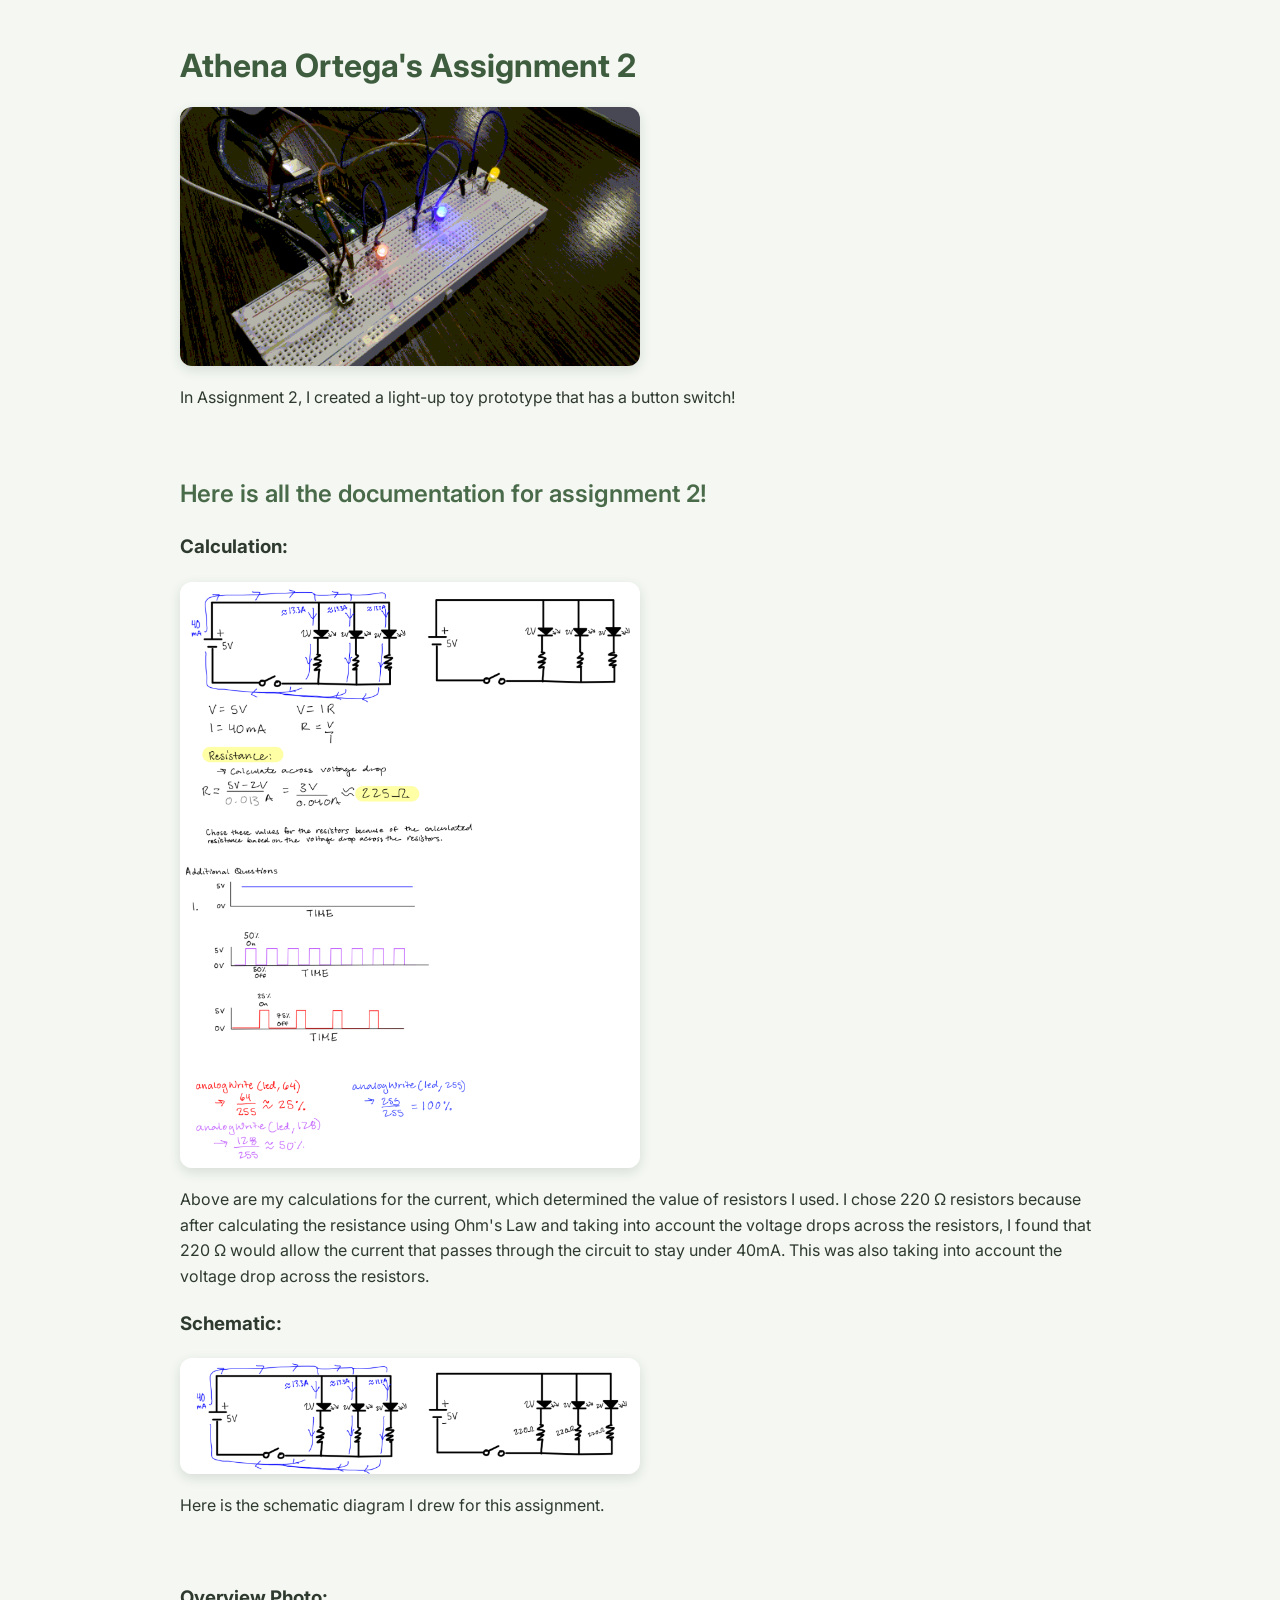
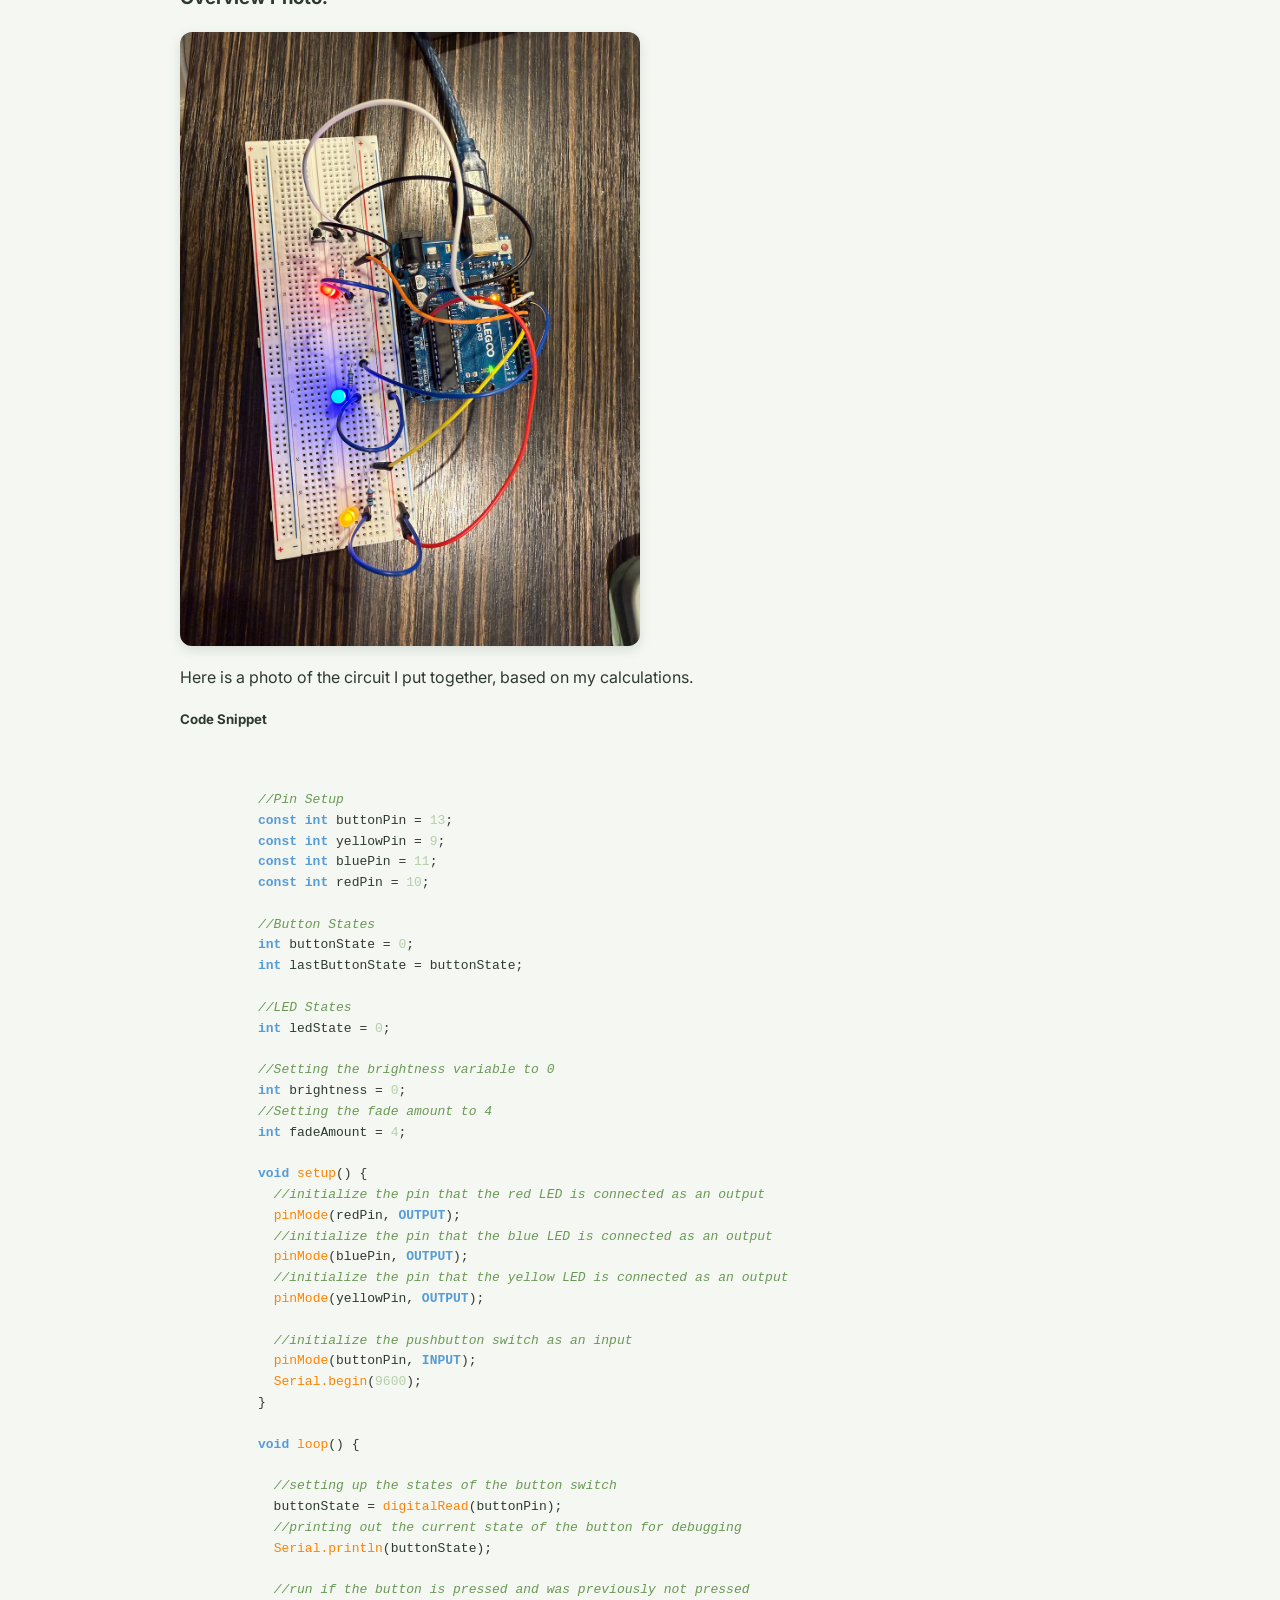
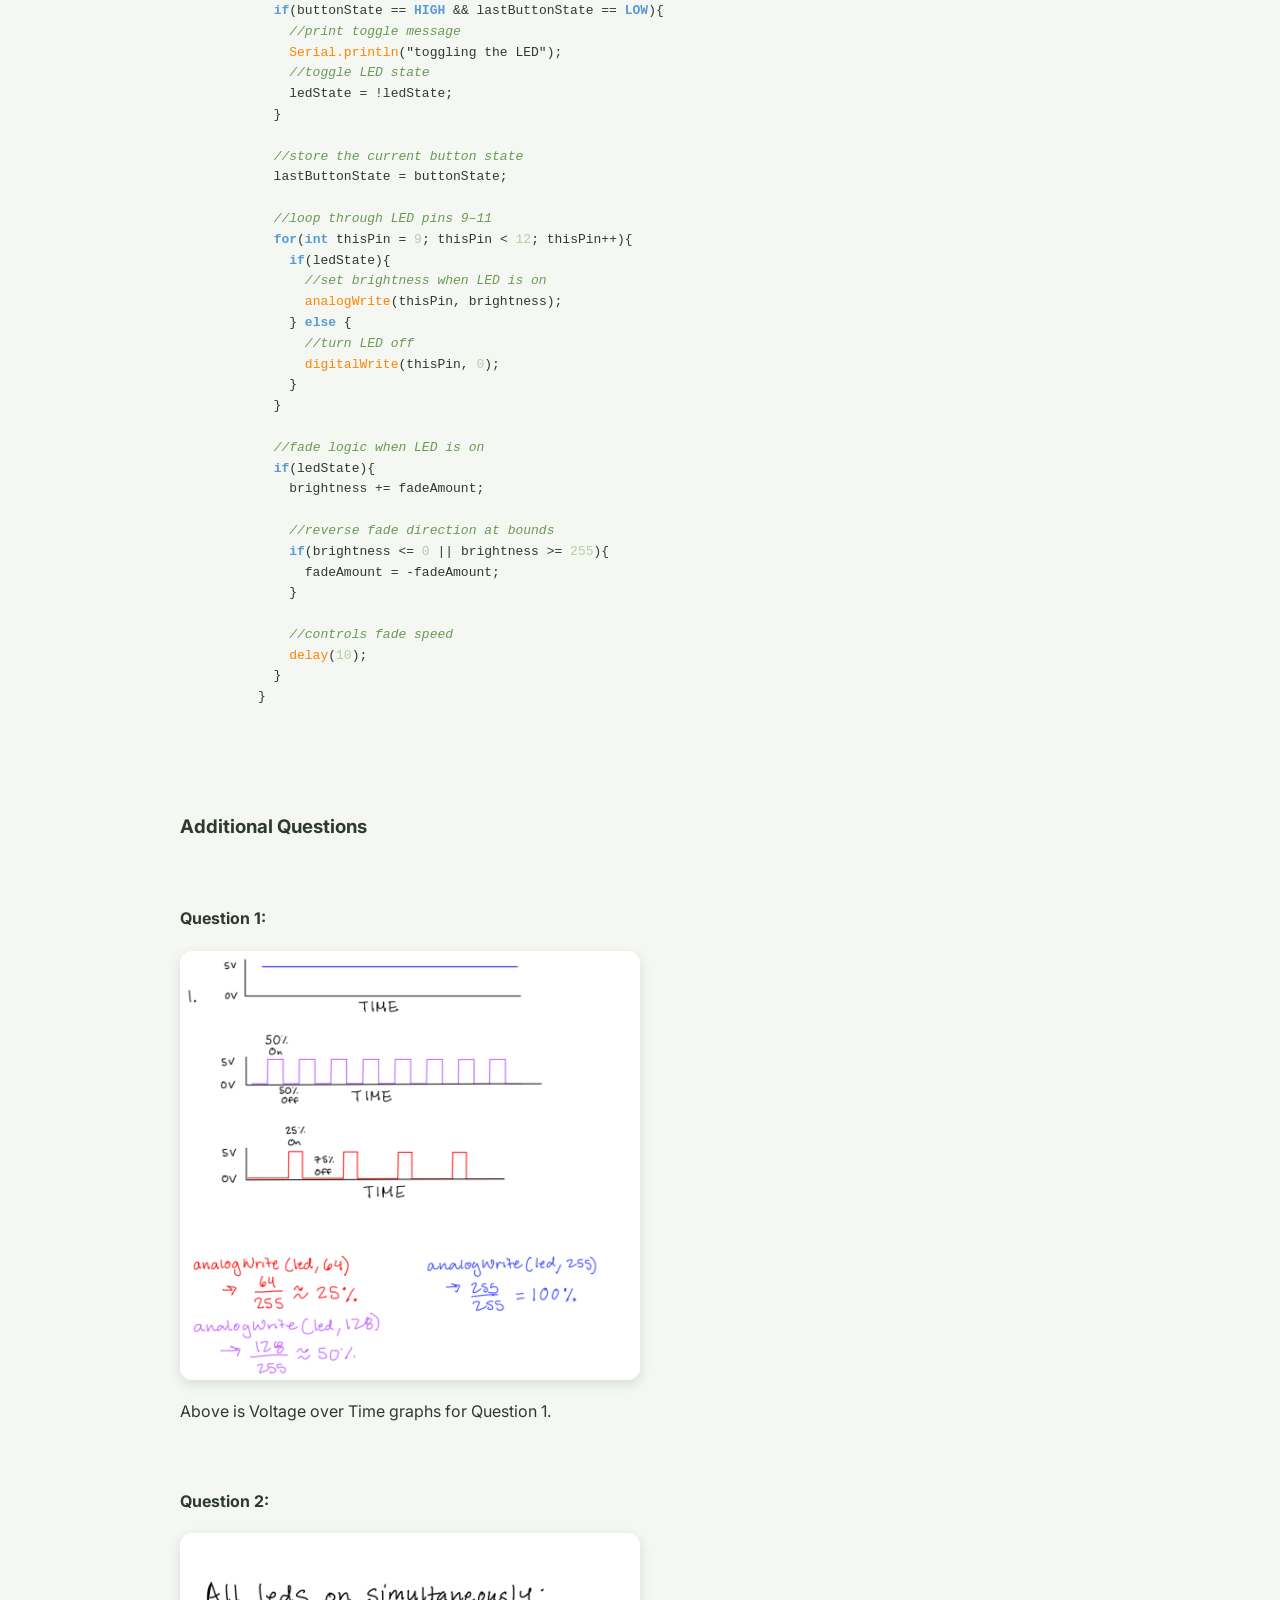
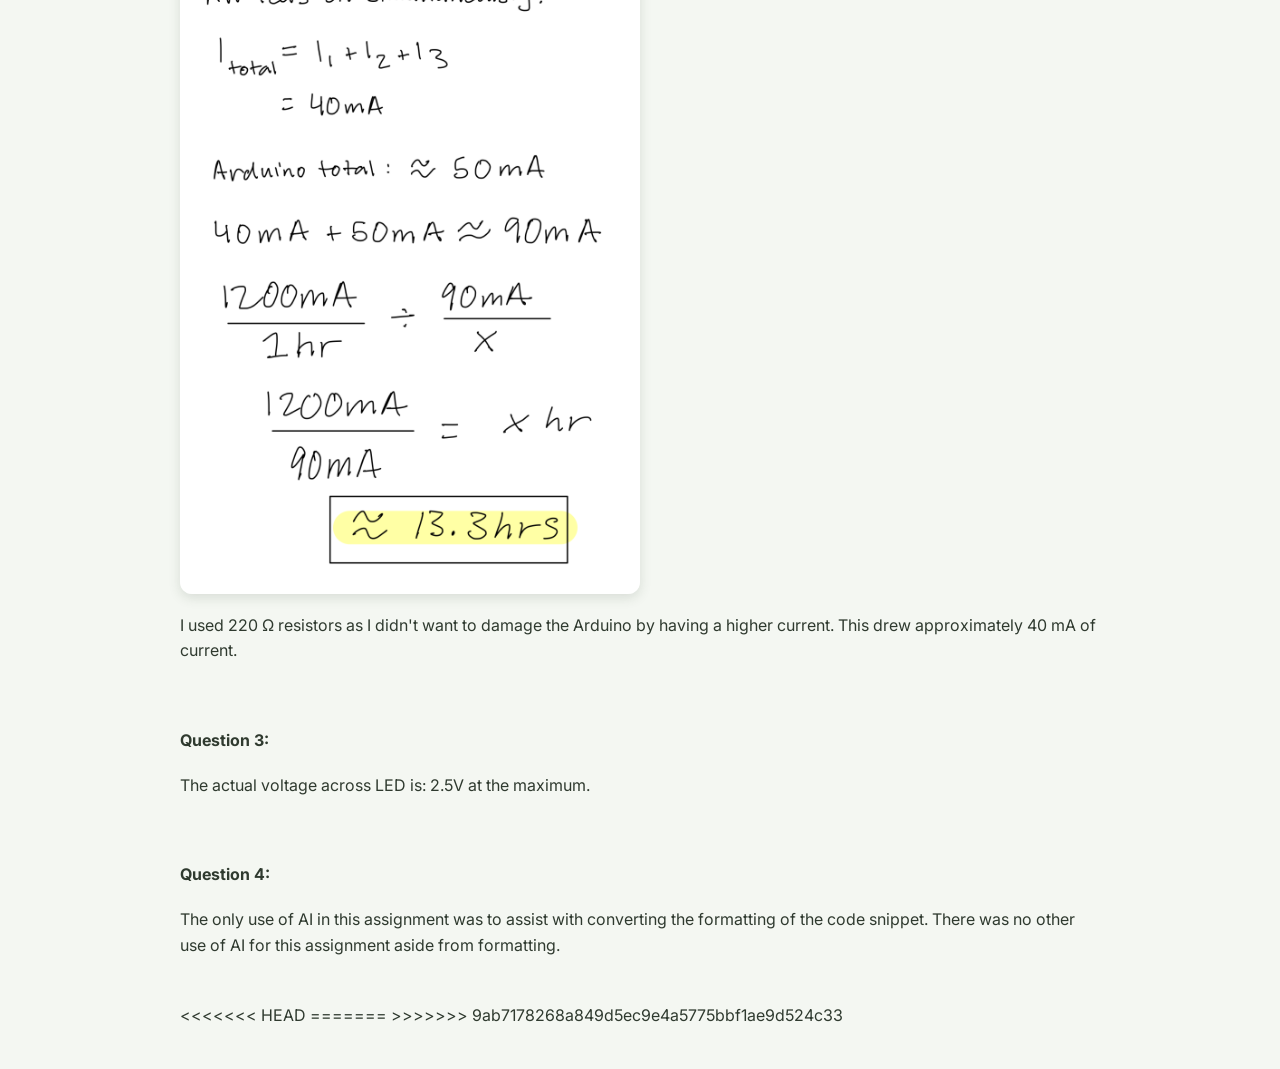
<file: docs/a2.html>
<!DOCTYPE html>
<html>
  <head>
    <meta charset="utf-8" />
    <title>Arduino Code Snippet Formatting</title>
    <style> 

      .keyword { color: #569CD6; font-weight: bold; }
      .comment { color: #6A9955; font-style: italic; }
      .number { color: #B5CEA8; }
      .function { color: #FF8303; }
    </style>
    </head>
    <body>
    <meta name="viewport" content="width=device-width, maximum-scale=1.0" />




    <title>Athena Ortega's HCDE 439 Physical Computing Page!</title>

    <link href="style.css" rel="stylesheet" type="text/css" />
  </head>
  <body>
    <h1>Athena Ortega's Assignment 2</h1>
    <div class="header">
      <img src="A2_Fade_Compressed_Final.gif" />
      </img>
      <p>In Assignment 2, I created a light-up toy prototype that has a button switch!</p>
      <br>

      <h2>Here is all the documentation for assignment 2!</h2>


      <h3>Calculation:</h3>
      <img src="A2_Calculation.png" />
      <p> Above are my calculations for the current, which determined the value of resistors I used.
        I chose 220 Ω resistors because after calculating the resistance using Ohm's Law
        and taking into account the voltage drops across the resistors, I found that 220 Ω 
        would allow the current that passes through the circuit to stay under 40mA. This was 
        also taking into account the voltage drop across the resistors. 
      </p>

      <h3>Schematic:</h3>
      <img src="A2_Schematic.png" />
      <p> Here is the schematic diagram I drew for this assignment. 
      </p>
      <br>

      <h3>Overview Photo:</h3>
      <img src="A2_Overview_Final.png" />
      <p> Here is a photo of the circuit I put together, based on my calculations.
      </p>


      <h5>Code Snippet</h5>
      <p>
        <pre><code>
          <span class="comment">//Pin Setup</span>
          <span class="keyword">const int</span> buttonPin = <span class="number">13</span>;
          <span class="keyword">const int</span> yellowPin = <span class="number">9</span>;
          <span class="keyword">const int</span> bluePin = <span class="number">11</span>;
          <span class="keyword">const int</span> redPin = <span class="number">10</span>;
      
          <span class="comment">//Button States</span>
          <span class="keyword">int</span> buttonState = <span class="number">0</span>;
          <span class="keyword">int</span> lastButtonState = buttonState;
      
          <span class="comment">//LED States</span>
          <span class="keyword">int</span> ledState = <span class="number">0</span>;
      
          <span class="comment">//Setting the brightness variable to 0</span>
          <span class="keyword">int</span> brightness = <span class="number">0</span>;
          <span class="comment">//Setting the fade amount to 4</span>
          <span class="keyword">int</span> fadeAmount = <span class="number">4</span>;
      
          <span class="keyword">void</span> <span class="function">setup</span>() {
            <span class="comment">//initialize the pin that the red LED is connected as an output</span>
            <span class="function">pinMode</span>(redPin, <span class="keyword">OUTPUT</span>);
            <span class="comment">//initialize the pin that the blue LED is connected as an output</span>
            <span class="function">pinMode</span>(bluePin, <span class="keyword">OUTPUT</span>);
            <span class="comment">//initialize the pin that the yellow LED is connected as an output</span>
            <span class="function">pinMode</span>(yellowPin, <span class="keyword">OUTPUT</span>);
      
            <span class="comment">//initialize the pushbutton switch as an input</span>
            <span class="function">pinMode</span>(buttonPin, <span class="keyword">INPUT</span>);
            <span class="function">Serial.begin</span>(<span class="number">9600</span>);
          }
      
          <span class="keyword">void</span> <span class="function">loop</span>() {
      
            <span class="comment">//setting up the states of the button switch</span>
            buttonState = <span class="function">digitalRead</span>(buttonPin);
            <span class="comment">//printing out the current state of the button for debugging</span>
            <span class="function">Serial.println</span>(buttonState);
      
            <span class="comment">//run if the button is pressed and was previously not pressed</span>
            <span class="keyword">if</span>(buttonState == <span class="keyword">HIGH</span> &amp;&amp; lastButtonState == <span class="keyword">LOW</span>){
              <span class="comment">//print toggle message</span>
              <span class="function">Serial.println</span>(<span class="string">"toggling the LED"</span>);
              <span class="comment">//toggle LED state</span>
              ledState = !ledState;
            }
      
            <span class="comment">//store the current button state</span>
            lastButtonState = buttonState;
      
            <span class="comment">//loop through LED pins 9–11</span>
            <span class="keyword">for</span>(<span class="keyword">int</span> thisPin = <span class="number">9</span>; thisPin &lt; <span class="number">12</span>; thisPin++){
              <span class="keyword">if</span>(ledState){
                <span class="comment">//set brightness when LED is on</span>
                <span class="function">analogWrite</span>(thisPin, brightness);
              } <span class="keyword">else</span> {
                <span class="comment">//turn LED off</span>
                <span class="function">digitalWrite</span>(thisPin, <span class="number">0</span>);
              }
            }
      
            <span class="comment">//fade logic when LED is on</span>
            <span class="keyword">if</span>(ledState){
              brightness += fadeAmount;
      
              <span class="comment">//reverse fade direction at bounds</span>
              <span class="keyword">if</span>(brightness &lt;= <span class="number">0</span> || brightness &gt;= <span class="number">255</span>){
                fadeAmount = -fadeAmount;
              }
      
              <span class="comment">//controls fade speed</span>
              <span class="function">delay</span>(<span class="number">10</span>);
            }
          }
        </code></pre>
      </p>
      



      <br>
      <h3>Additional Questions</h4>
      <br>

      <h4>Question 1: </h4>
      <img src="A2_Question_1.png" />
      <p> Above is Voltage over Time graphs for Question 1.</p>
      <br>

      <h4>Question 2:</h4>
      <img src="A2_Question_2.png" />
      <p>I used 220 Ω resistors as I didn't want to damage the Arduino by having a higher current. 
        This drew approximately 40 mA of current.
      </p>
      <br>

      <h4>Question 3:</h4>
      <p>The actual voltage across LED is: 2.5V at the maximum.
      </p>
      <br>


      <h4>Question 4:</h4>
      <p>The only use of AI in this assignment was to assist with converting the formatting of the code snippet. There was no other use of AI for this assignment 
        aside from formatting.
      </p>
      <br>
    </div>
  </body>
<<<<<<< HEAD
</html>
=======
</html>
>>>>>>> 9ab7178268a849d5ec9e4a5775bbf1ae9d524c33
</file>
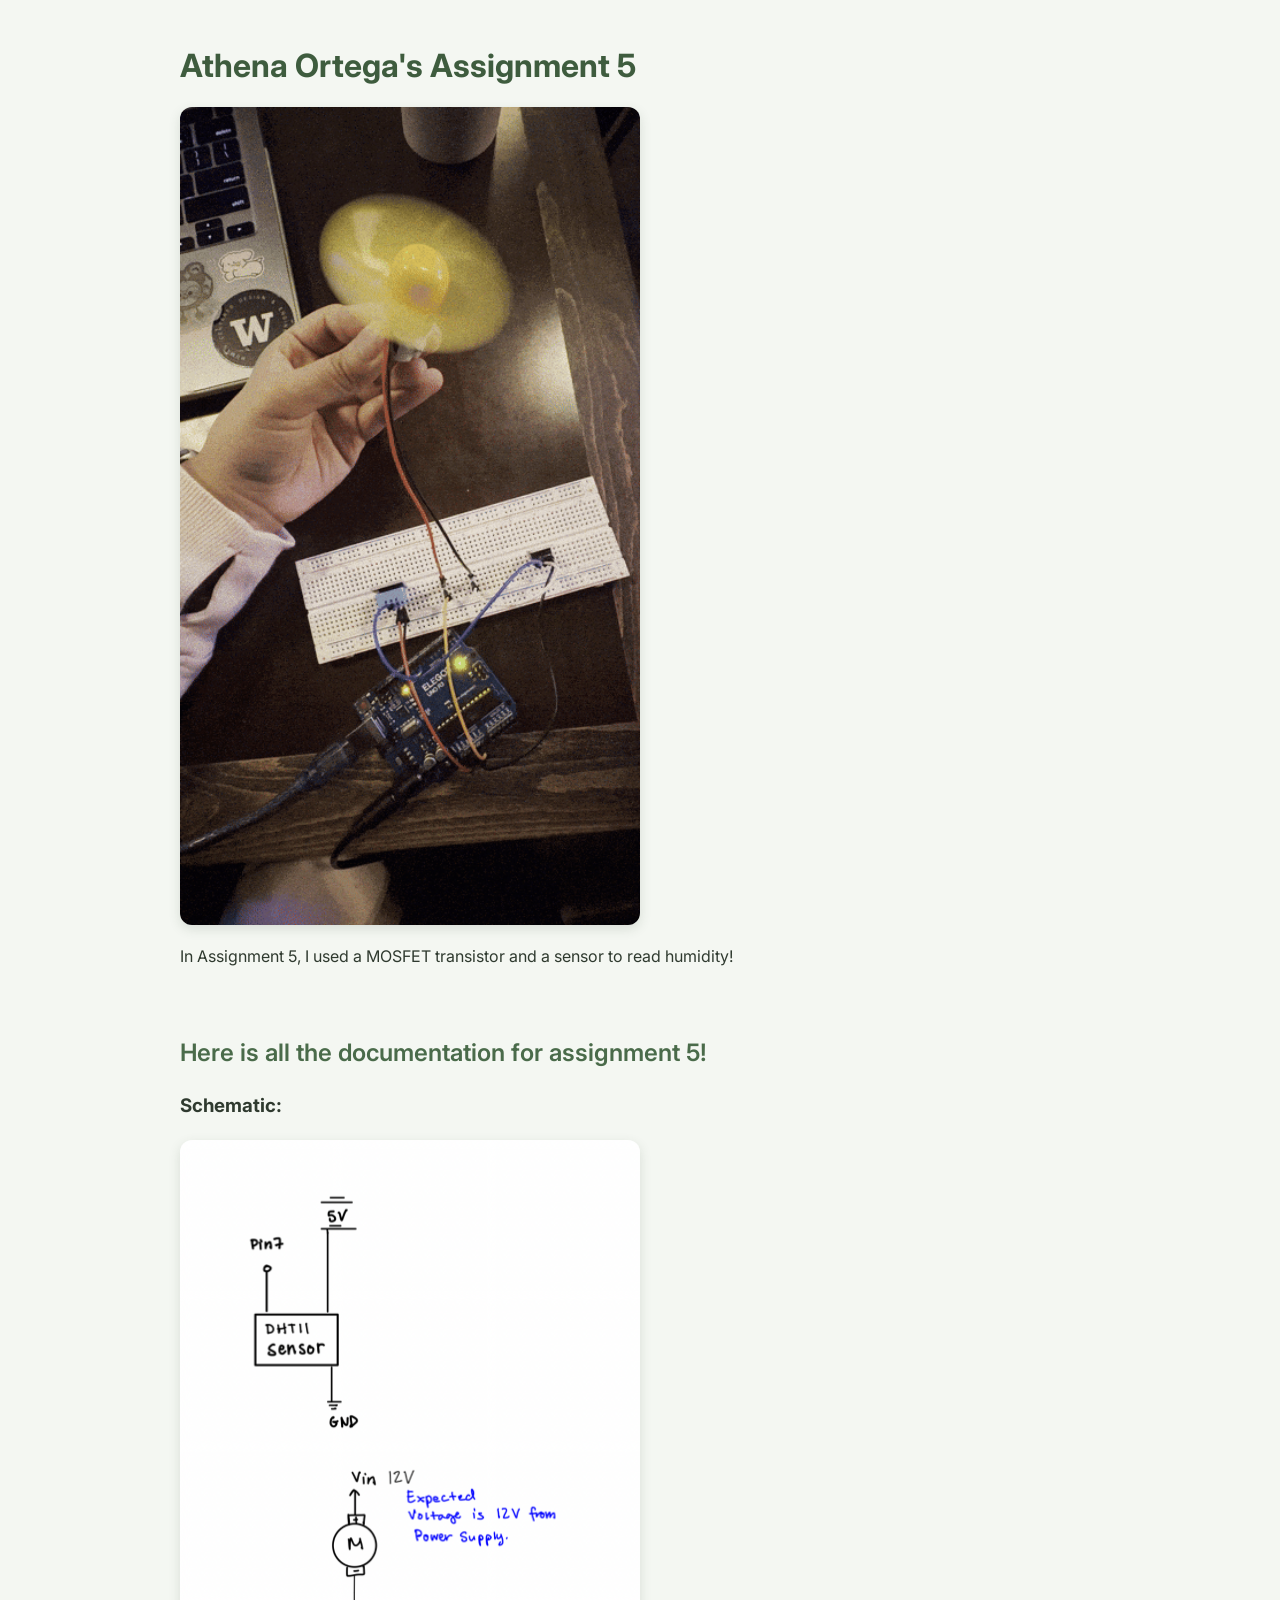
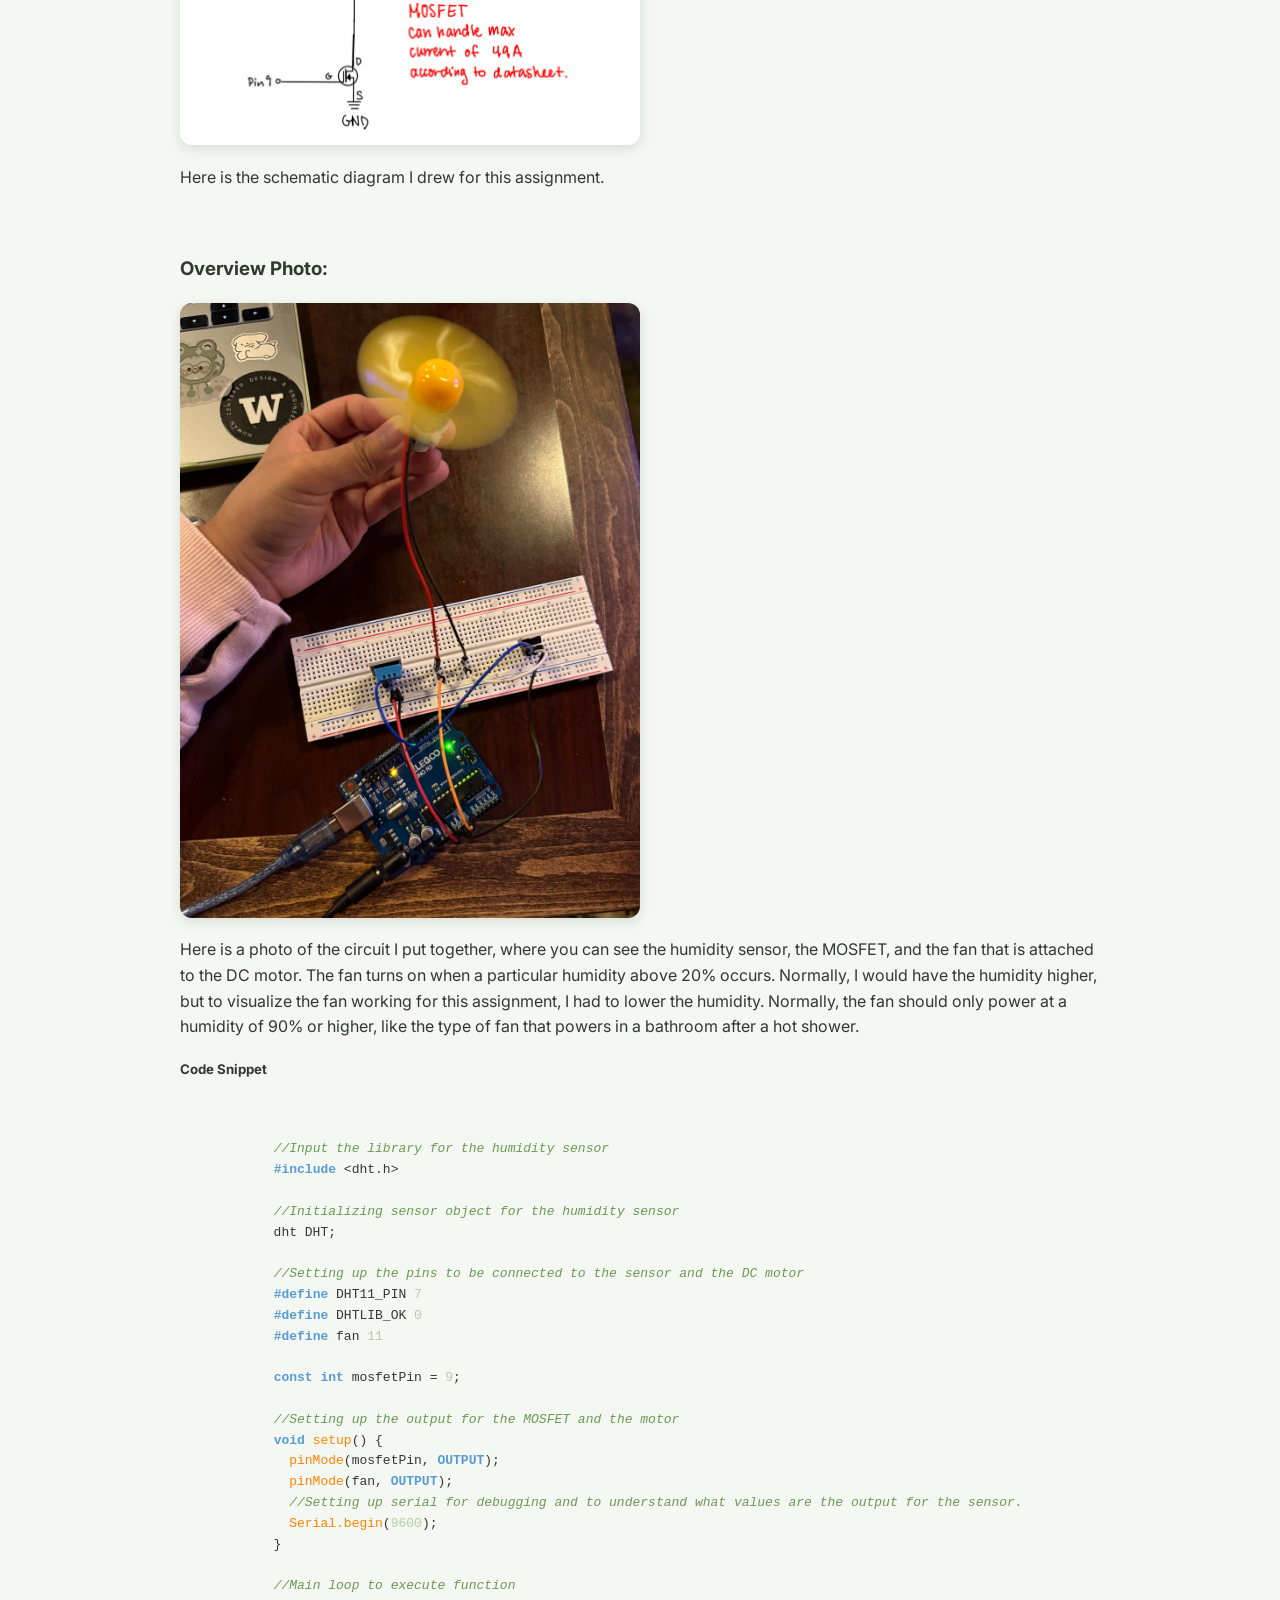
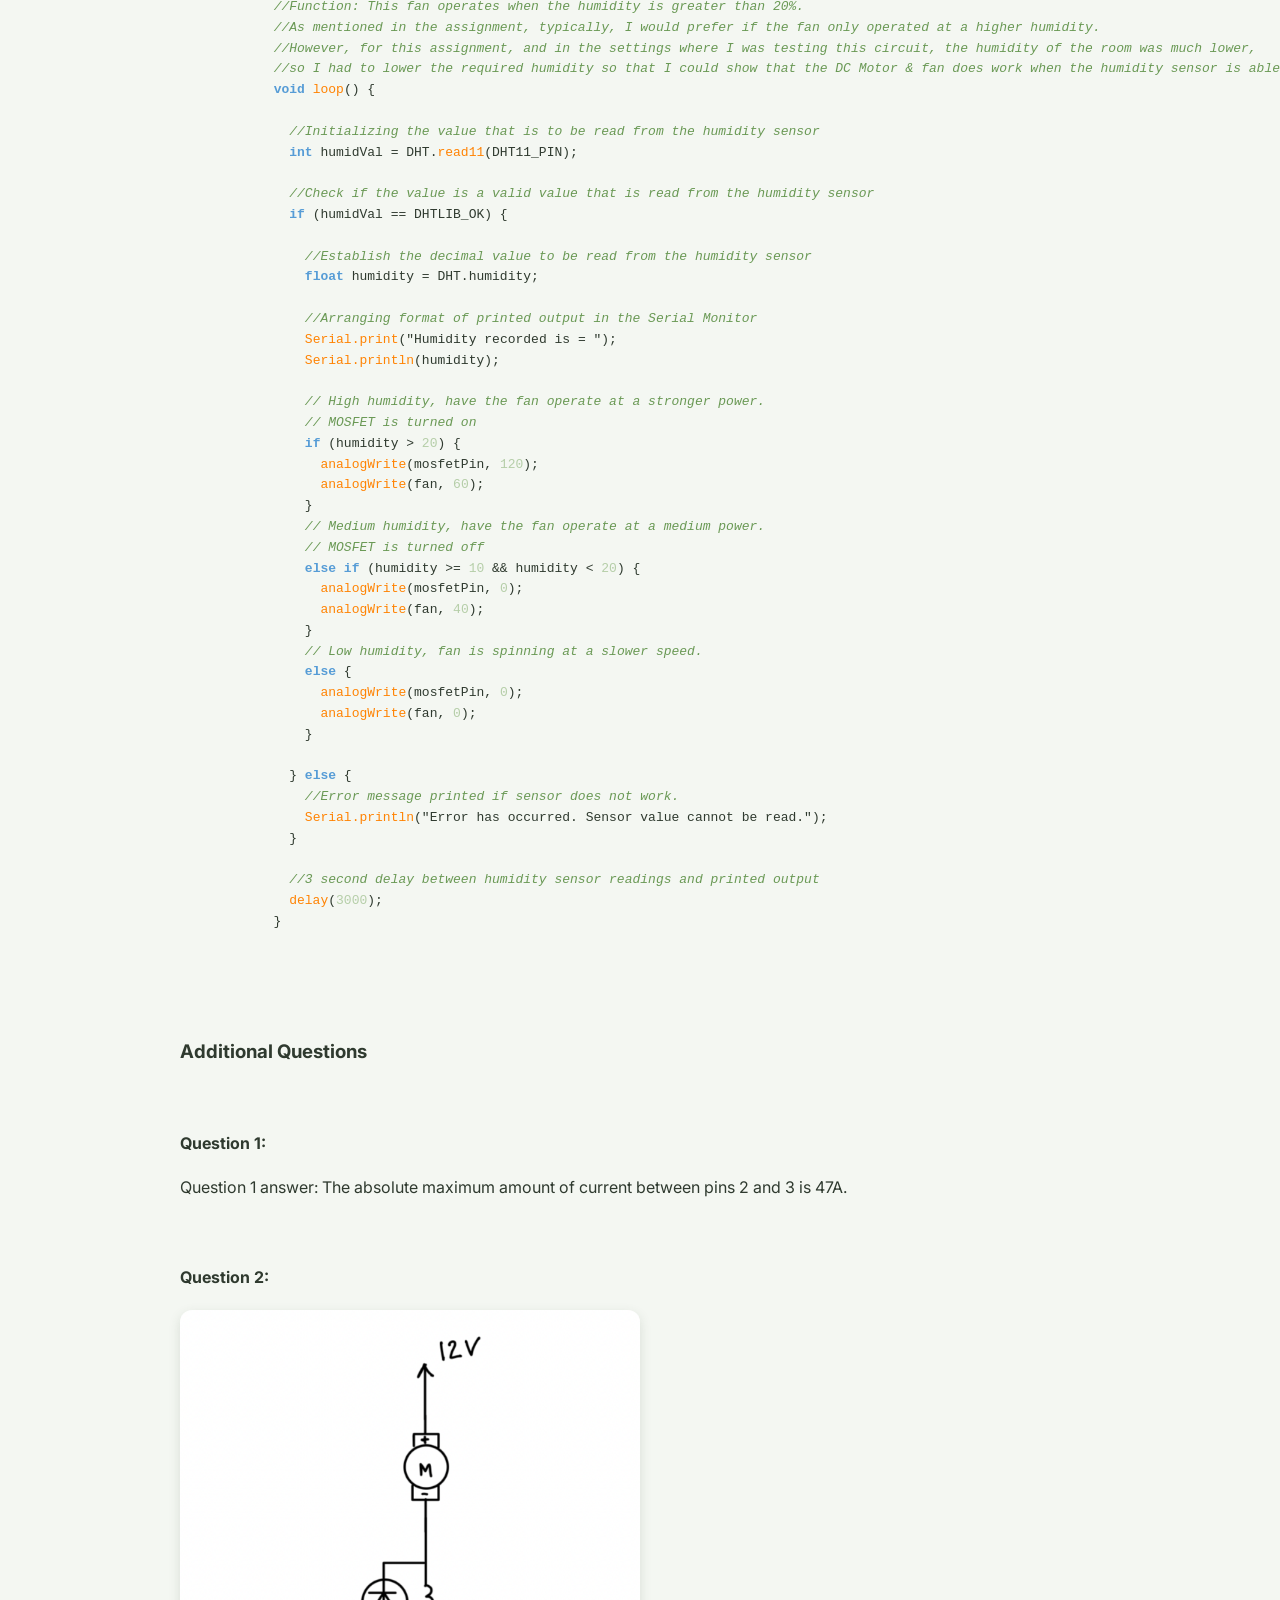
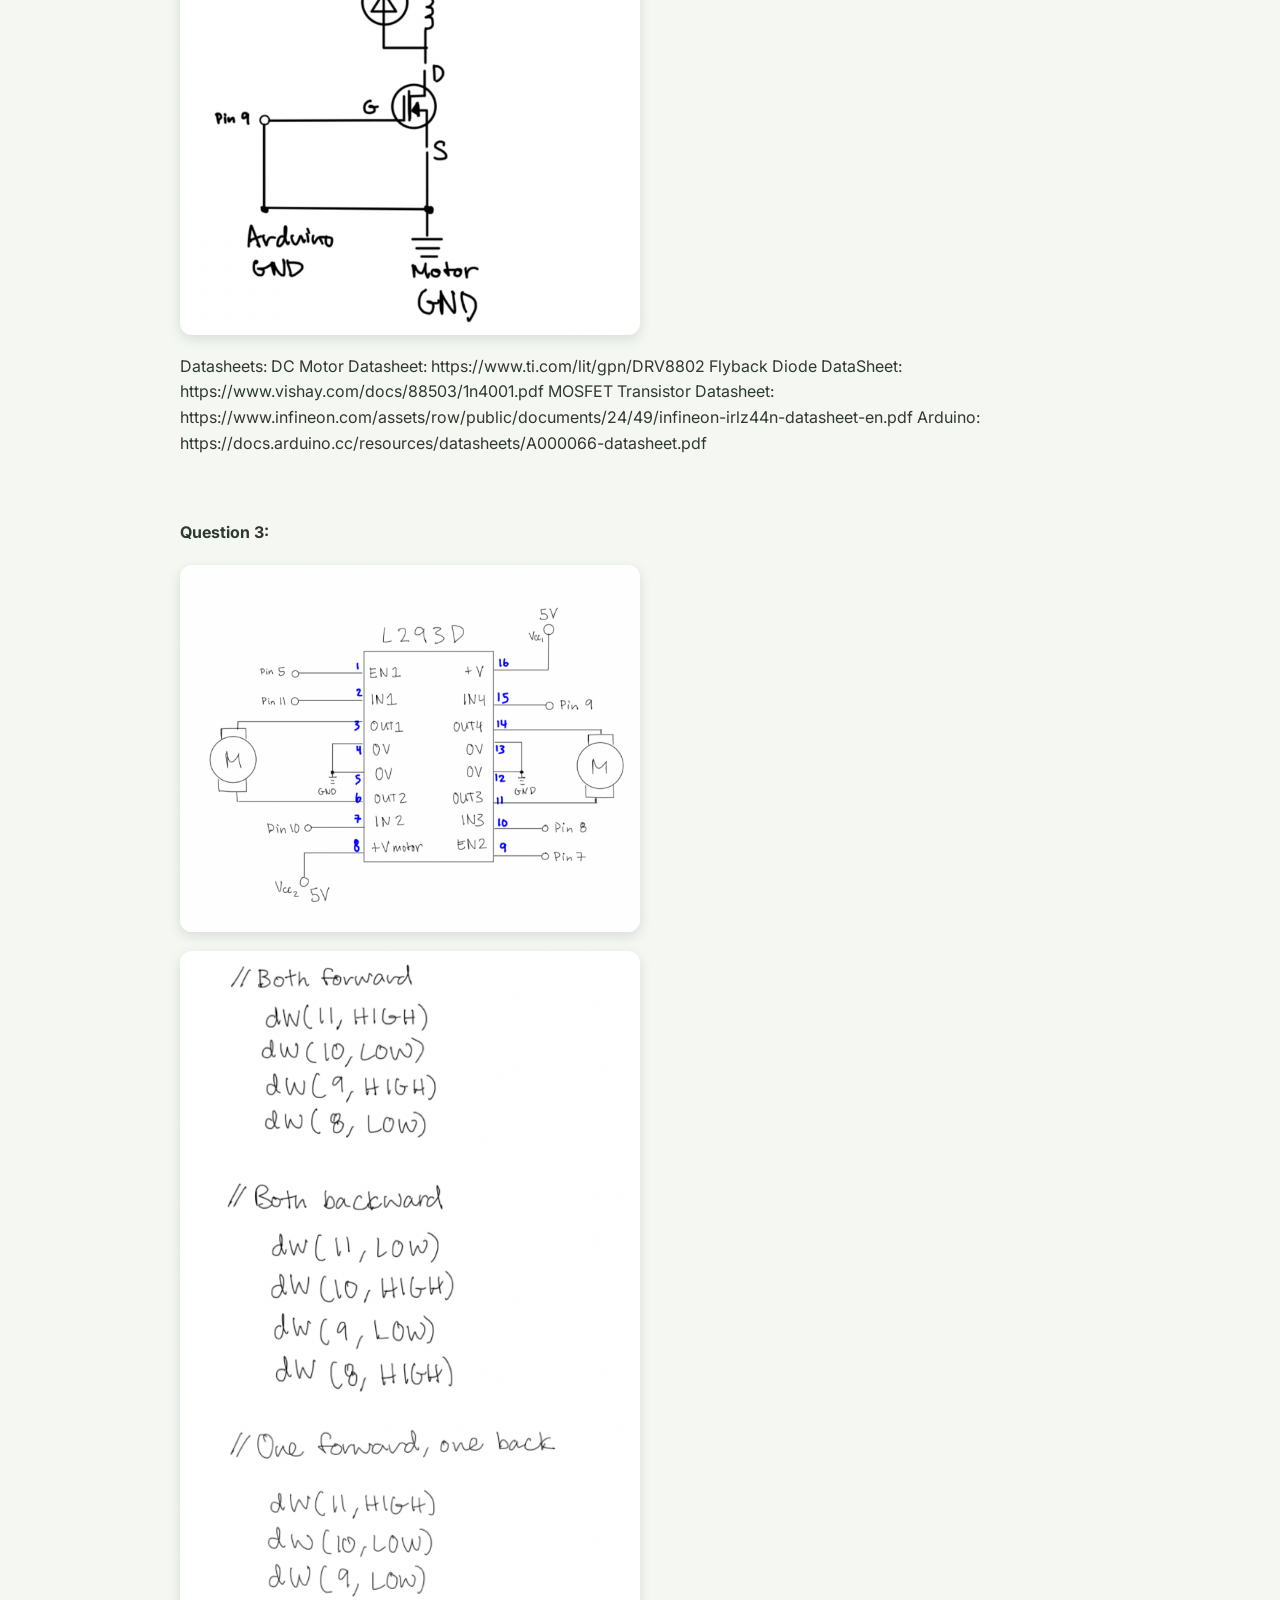
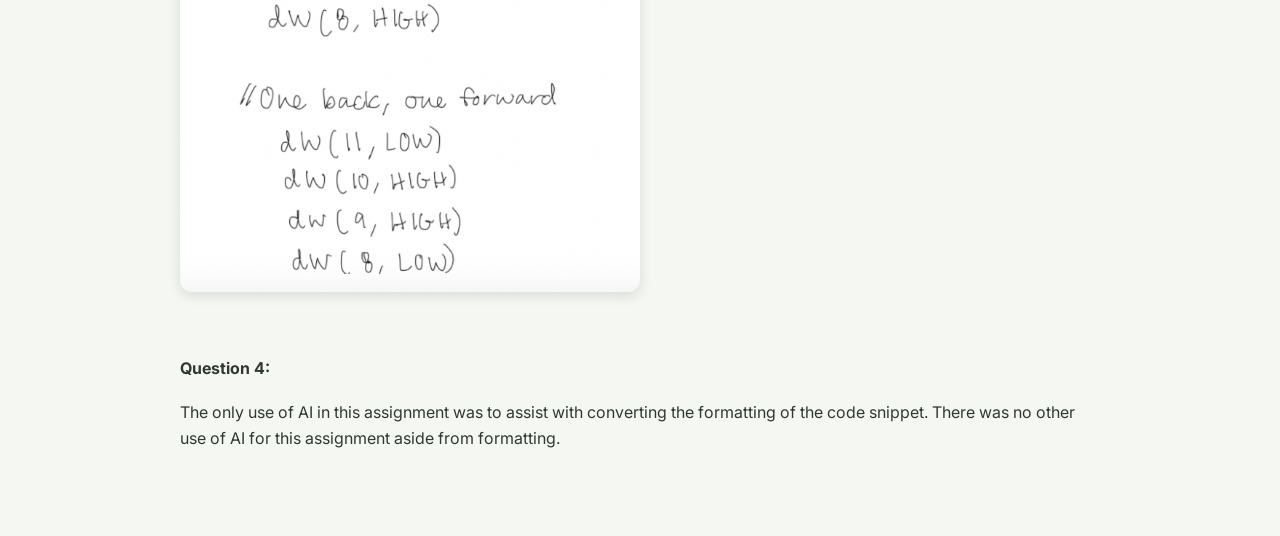
<file: docs/a5.html>
<!DOCTYPE html>
<html>
  <head>
    <meta charset="utf-8" />
    <title>Arduino Code Snippet Formatting</title>
    <style> 

      .keyword { color: #569CD6; font-weight: bold; }
      .comment { color: #6A9955; font-style: italic; }
      .number { color: #B5CEA8; }
      .function { color: #FF8303; }
    </style>
    </head>
    <body>
    <meta name="viewport" content="width=device-width, maximum-scale=1.0" />




    <title>Athena Ortega's HCDE 439 Physical Computing Page!</title>

    <link href="style.css" rel="stylesheet" type="text/css" />
  </head>
  <body>
    <h1>Athena Ortega's Assignment 5</h1>
    <div class="header">
      <img src="A5.gif" />
      </img>
      <p>In Assignment 5, I used a MOSFET transistor and a sensor to read humidity!</p>
      <br>

      <h2>Here is all the documentation for assignment 5!</h2>


      <h3>Schematic:</h3>
      <img src="A5_Question_A_Schematic.png" />
      <p> Here is the schematic diagram I drew for this assignment. 
      </p>
      <br>

      <h3>Overview Photo:</h3>
      <img src="A5_Overview.png" />
      <p> Here is a photo of the circuit I put together, where you can see the humidity sensor, the MOSFET, and the fan that is attached to the DC motor.
        The fan turns on when a particular humidity above 20% occurs. Normally, I would have the humidity higher,
        but to visualize the fan working for this assignment, I had to lower the humidity. 
        Normally, the fan should only power at a humidity of 90% or higher, like the type of fan that powers in a bathroom after a hot shower.
      </p>


      <h5>Code Snippet</h5>
      <p>
        <pre><code>
            <span class="comment">//Input the library for the humidity sensor</span>
            <span class="keyword">#include</span> <span class="string">&lt;dht.h&gt;</span>
          
            <span class="comment">//Initializing sensor object for the humidity sensor</span>
            dht DHT;
          
            <span class="comment">//Setting up the pins to be connected to the sensor and the DC motor</span>
            <span class="keyword">#define</span> DHT11_PIN <span class="number">7</span>
            <span class="keyword">#define</span> DHTLIB_OK <span class="number">0</span>
            <span class="keyword">#define</span> fan <span class="number">11</span>
          
            <span class="keyword">const int</span> mosfetPin = <span class="number">9</span>;
          
            <span class="comment">//Setting up the output for the MOSFET and the motor</span>
            <span class="keyword">void</span> <span class="function">setup</span>() {
              <span class="function">pinMode</span>(mosfetPin, <span class="keyword">OUTPUT</span>);
              <span class="function">pinMode</span>(fan, <span class="keyword">OUTPUT</span>);
              <span class="comment">//Setting up serial for debugging and to understand what values are the output for the sensor.</span>
              <span class="function">Serial.begin</span>(<span class="number">9600</span>);
            }
          
            <span class="comment">//Main loop to execute function</span>
            <span class="comment">//Function: This fan operates when the humidity is greater than 20%.</span>
            <span class="comment">//As mentioned in the assignment, typically, I would prefer if the fan only operated at a higher humidity.</span>
            <span class="comment">//However, for this assignment, and in the settings where I was testing this circuit, the humidity of the room was much lower,</span>
            <span class="comment">//so I had to lower the required humidity so that I could show that the DC Motor &amp; fan does work when the humidity sensor is able to take in a reading.</span>
            <span class="keyword">void</span> <span class="function">loop</span>() {
          
              <span class="comment">//Initializing the value that is to be read from the humidity sensor</span>
              <span class="keyword">int</span> humidVal = DHT.<span class="function">read11</span>(DHT11_PIN);
          
              <span class="comment">//Check if the value is a valid value that is read from the humidity sensor</span>
              <span class="keyword">if</span> (humidVal == DHTLIB_OK) {
          
                <span class="comment">//Establish the decimal value to be read from the humidity sensor</span>
                <span class="keyword">float</span> humidity = DHT.humidity;
          
                <span class="comment">//Arranging format of printed output in the Serial Monitor</span>
                <span class="function">Serial.print</span>(<span class="string">"Humidity recorded is = "</span>);
                <span class="function">Serial.println</span>(humidity);
          
                <span class="comment">// High humidity, have the fan operate at a stronger power.</span>
                <span class="comment">// MOSFET is turned on</span>
                <span class="keyword">if</span> (humidity &gt; <span class="number">20</span>) {
                  <span class="function">analogWrite</span>(mosfetPin, <span class="number">120</span>);
                  <span class="function">analogWrite</span>(fan, <span class="number">60</span>);
                }
                <span class="comment">// Medium humidity, have the fan operate at a medium power.</span>
                <span class="comment">// MOSFET is turned off</span>
                <span class="keyword">else if</span> (humidity &gt;= <span class="number">10</span> &amp;&amp; humidity &lt; <span class="number">20</span>) {
                  <span class="function">analogWrite</span>(mosfetPin, <span class="number">0</span>);
                  <span class="function">analogWrite</span>(fan, <span class="number">40</span>);
                }
                <span class="comment">// Low humidity, fan is spinning at a slower speed.</span>
                <span class="keyword">else</span> {
                  <span class="function">analogWrite</span>(mosfetPin, <span class="number">0</span>);
                  <span class="function">analogWrite</span>(fan, <span class="number">0</span>);
                }
          
              } <span class="keyword">else</span> {
                <span class="comment">//Error message printed if sensor does not work.</span>
                <span class="function">Serial.println</span>(<span class="string">"Error has occurred. Sensor value cannot be read."</span>);
              }
          
              <span class="comment">//3 second delay between humidity sensor readings and printed output</span>
              <span class="function">delay</span>(<span class="number">3000</span>);
            }
          </code></pre>
          
      </p>
      



      <br>
      <h3>Additional Questions</h4>
      <br>

      <h4>Question 1: </h4>
      <p> Question 1 answer:
        The absolute maximum amount of current between pins 2 and 3 is 47A.  </p>
      <br>

      <h4>Question 2:</h4>
      <img src="A5_Question_2.png" />
      <p>Datasheets:
        DC Motor Datasheet: https://www.ti.com/lit/gpn/DRV8802
        Flyback Diode DataSheet: https://www.vishay.com/docs/88503/1n4001.pdf
        MOSFET Transistor Datasheet: https://www.infineon.com/assets/row/public/documents/24/49/infineon-irlz44n-datasheet-en.pdf
        Arduino: https://docs.arduino.cc/resources/datasheets/A000066-datasheet.pdf
      </p>
      <br>

      <h4>Question 3:</h4>
      <img src="A5_Question_3_Schematic.png" />
      <img src="A5_Question_3_Pseudocode.png" />
      <br>


      <h4>Question 4:</h4>
      <p>The only use of AI in this assignment was to assist with converting the formatting of the code snippet. There was no other use of AI for this assignment 
        aside from formatting.
      </p>
      <br>
    </div>
  </body>
</file>
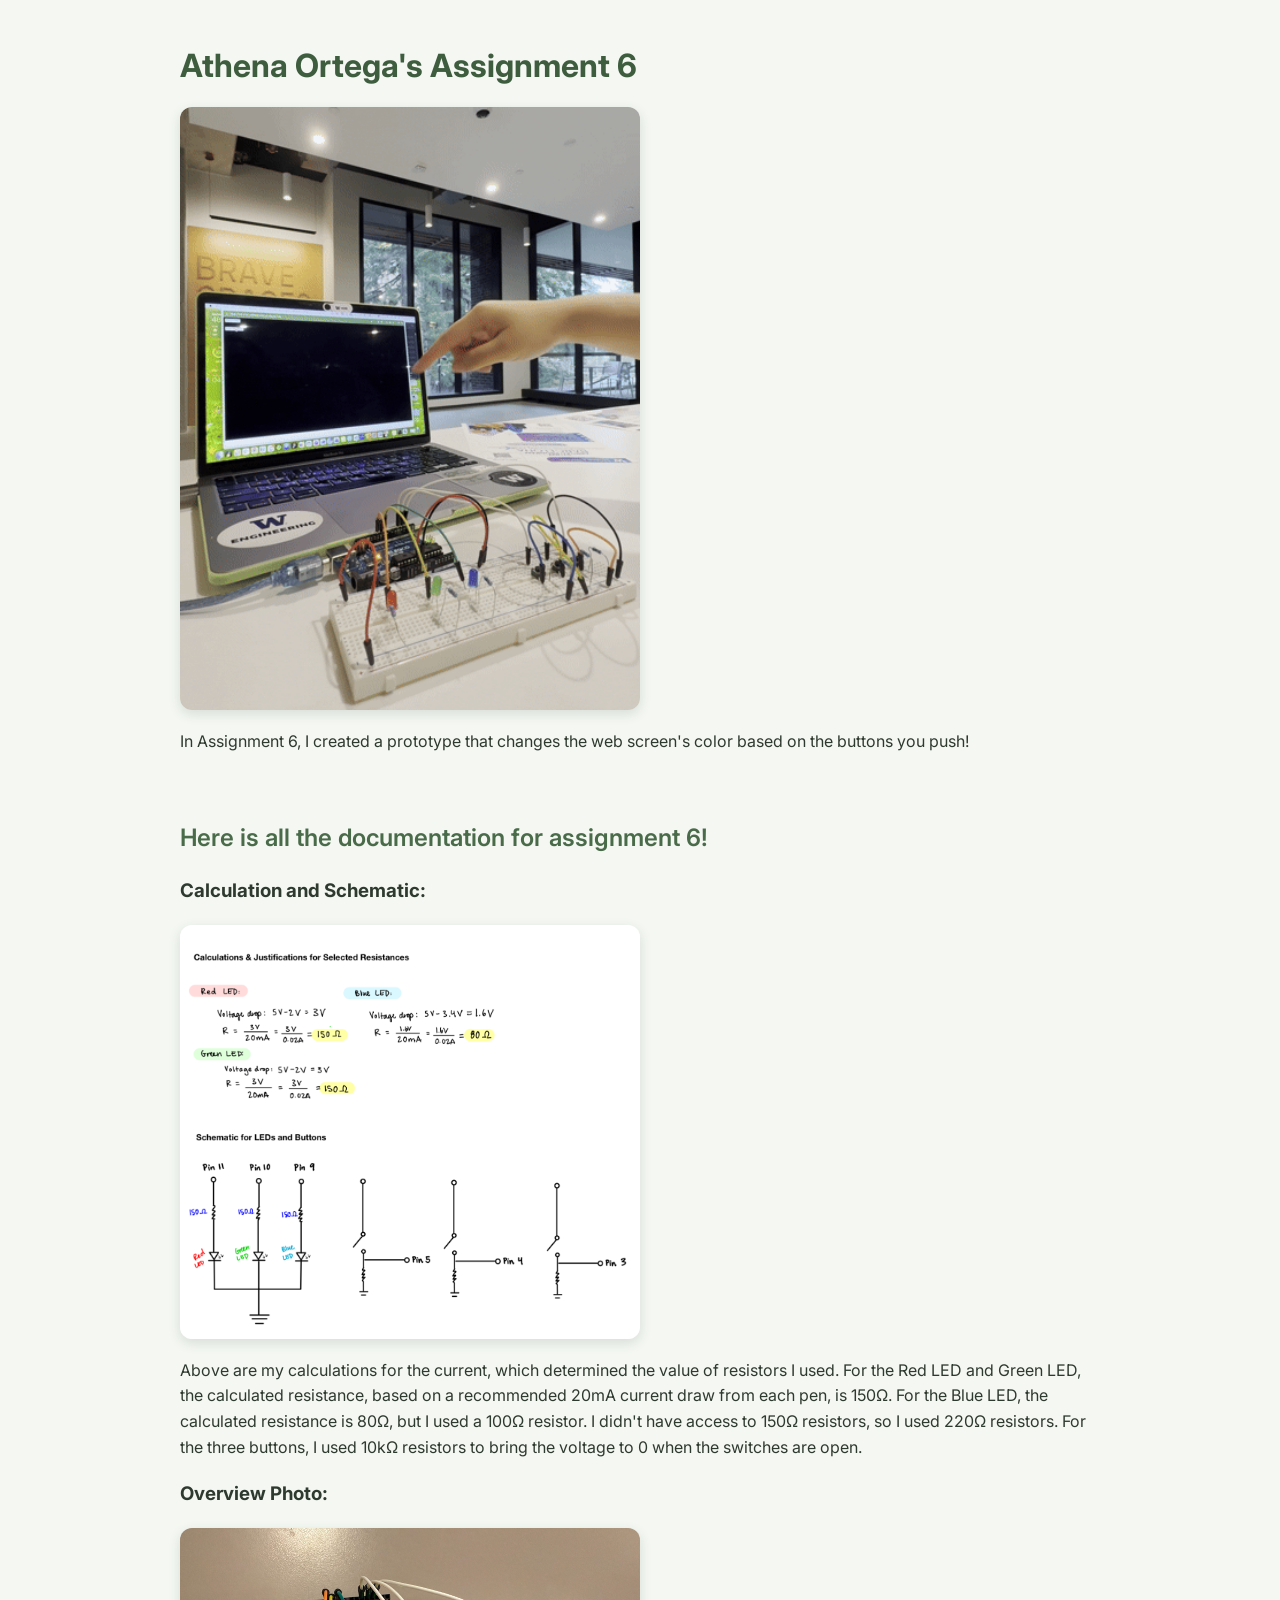
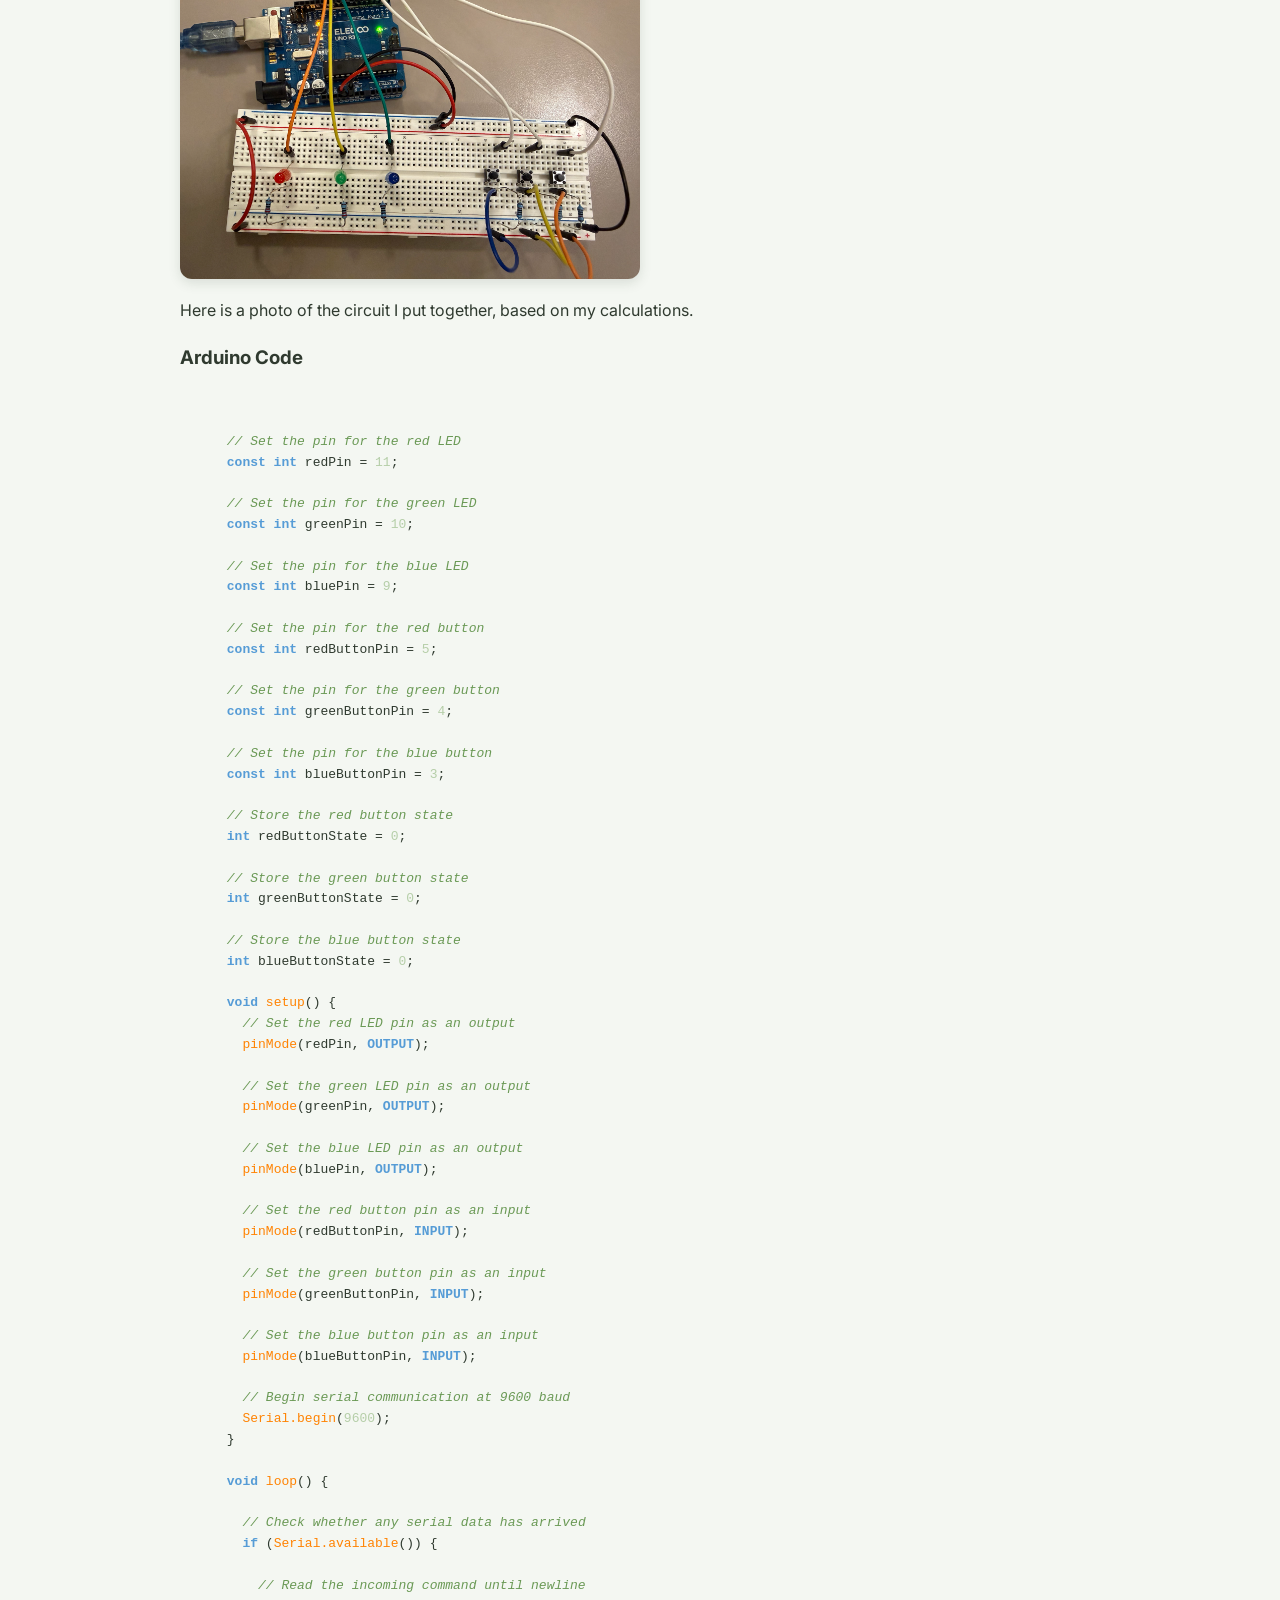
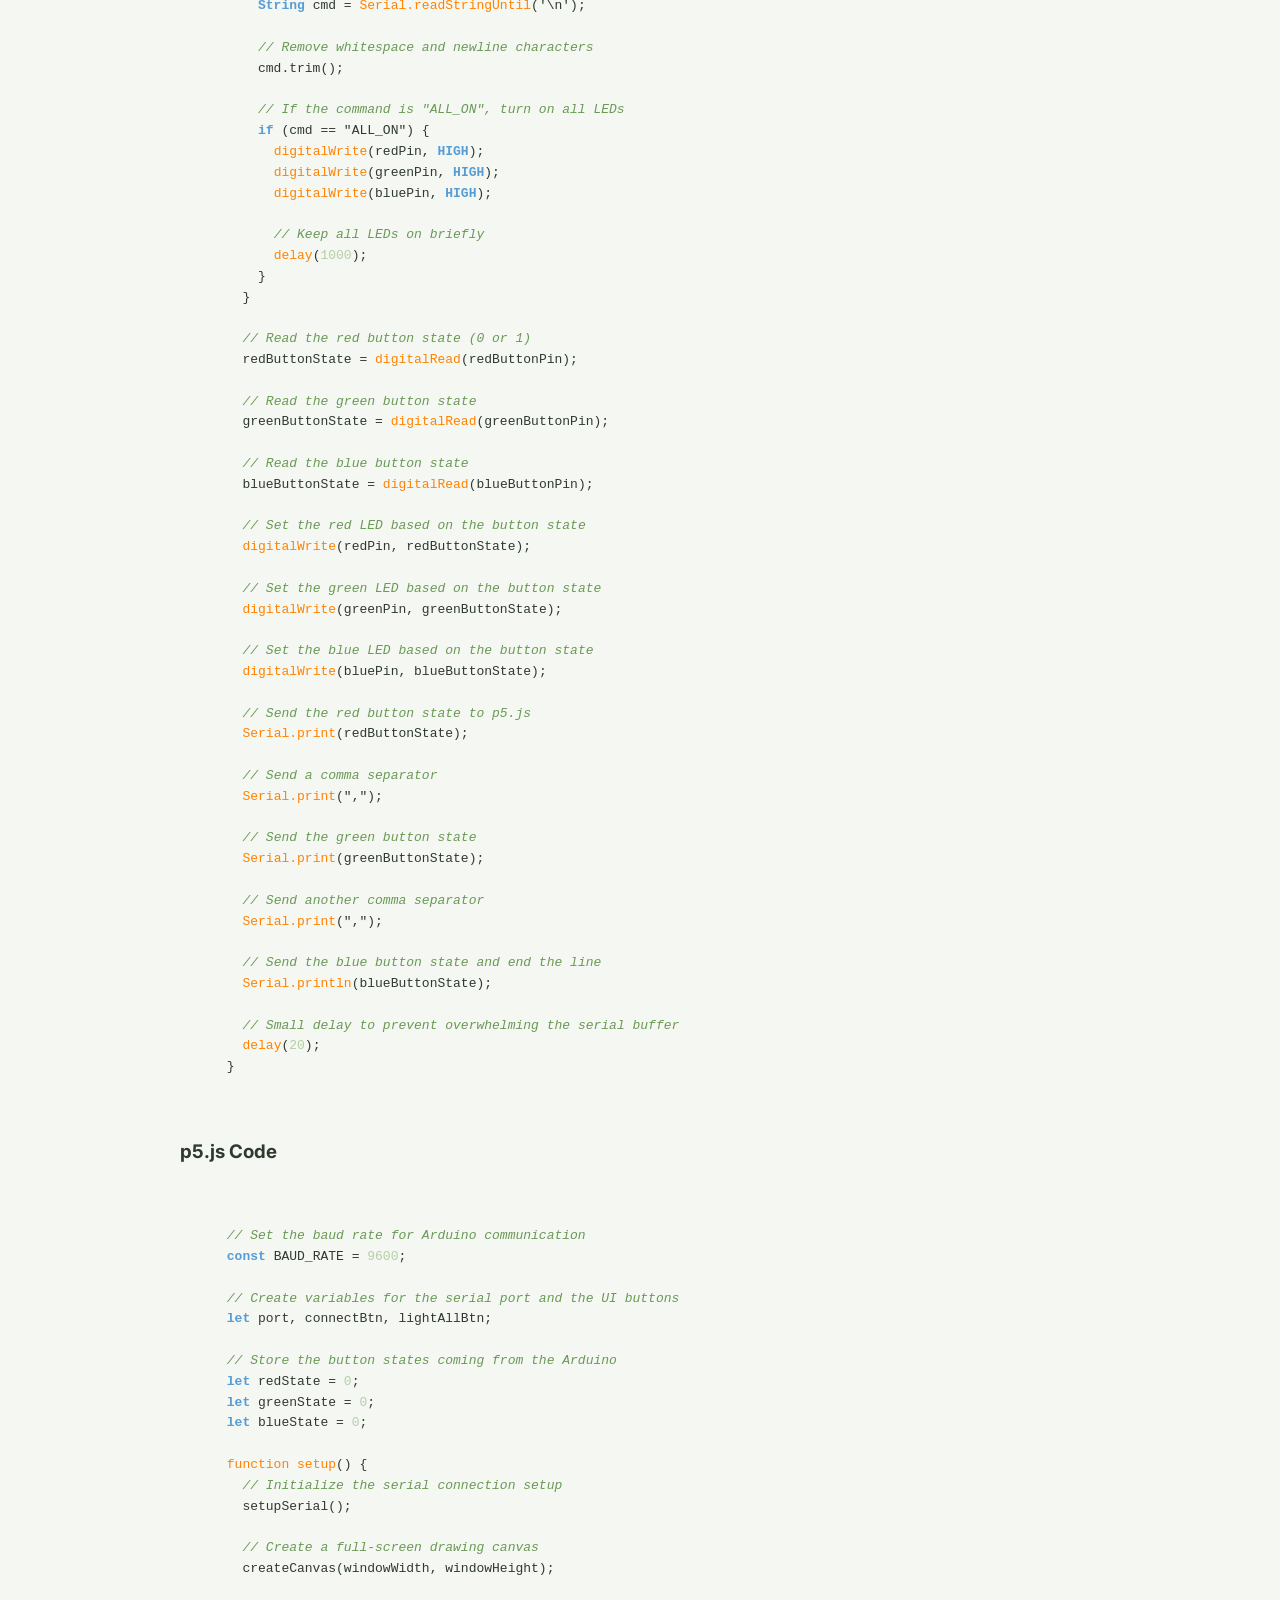
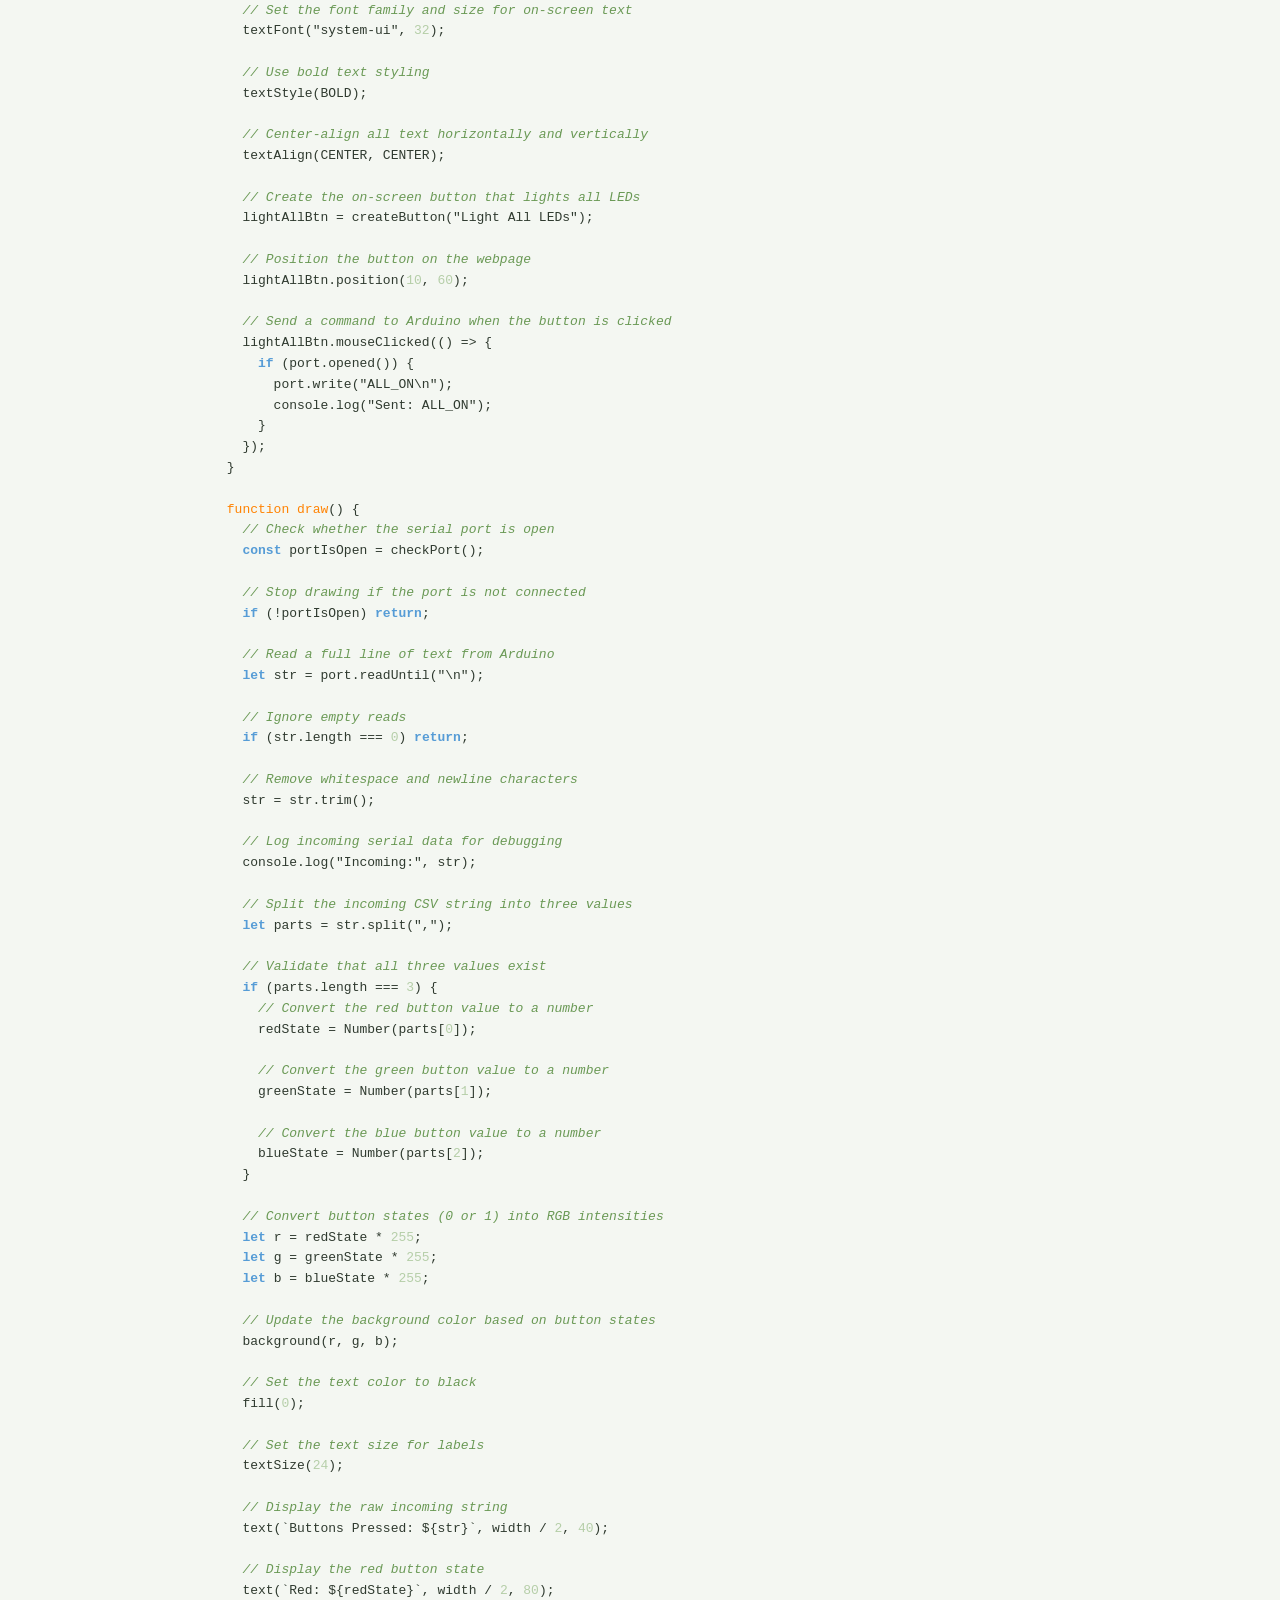
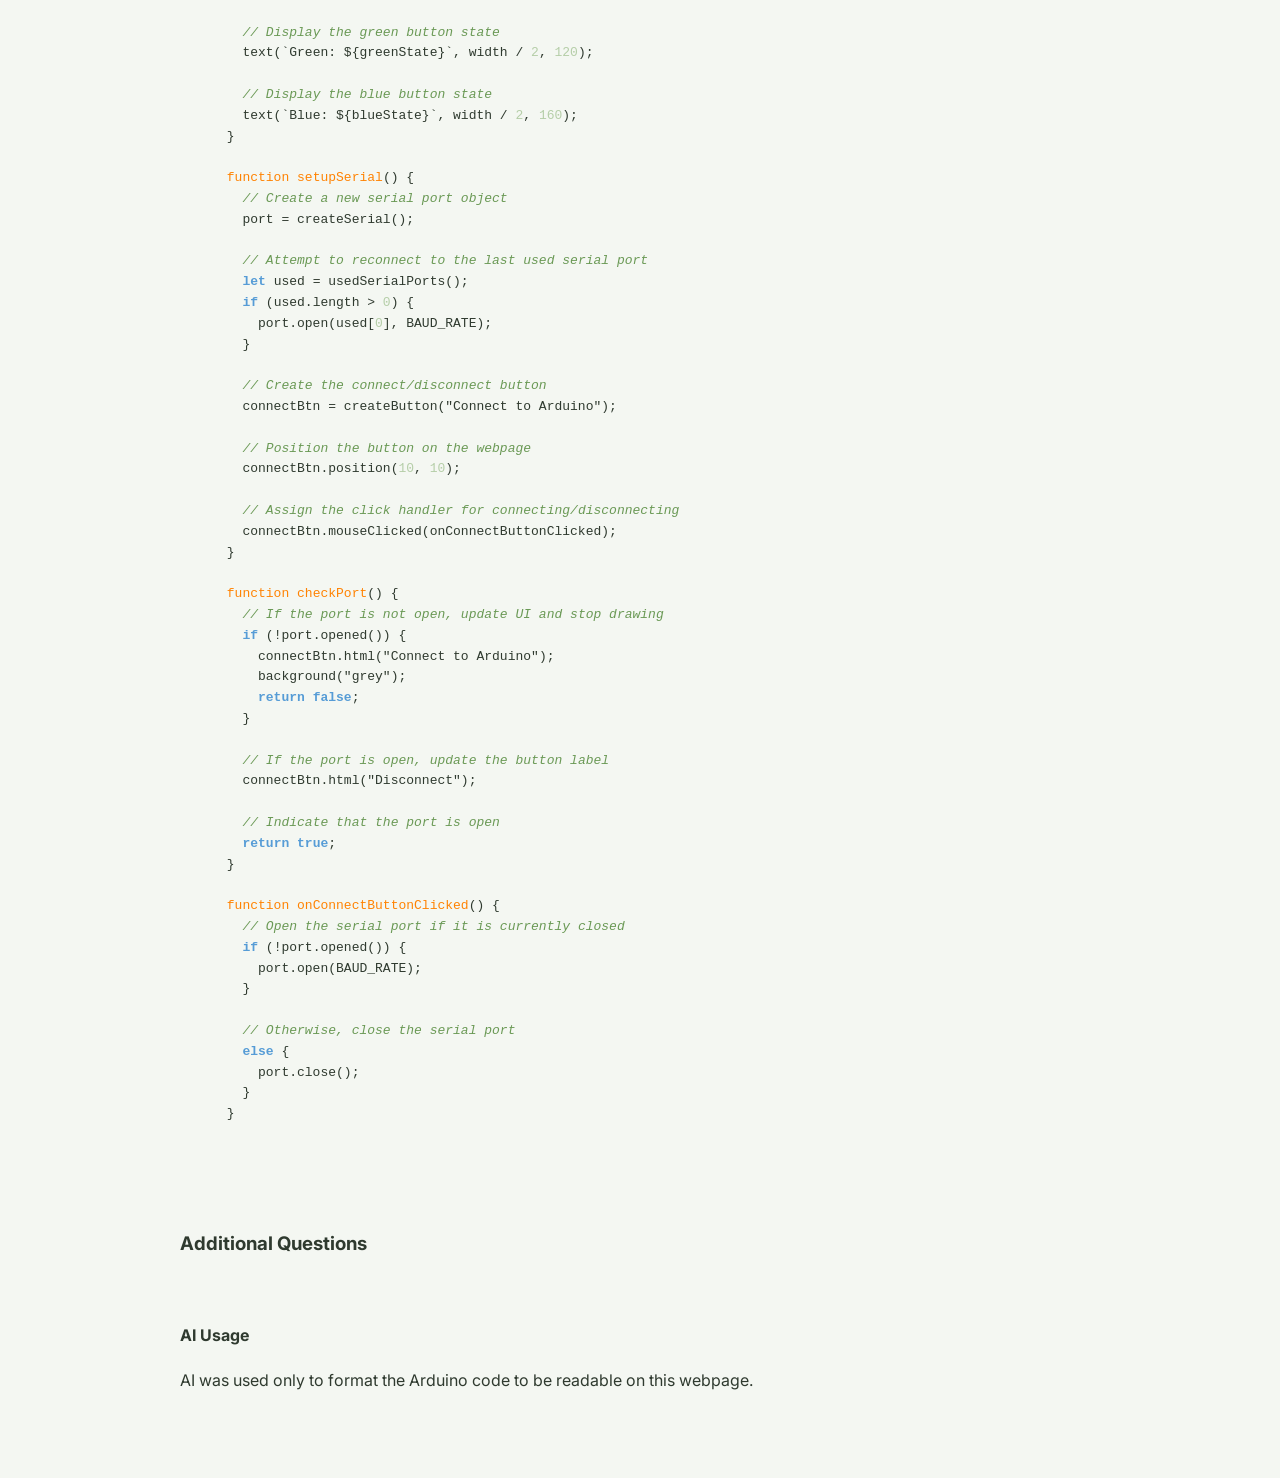
<file: docs/A6.html>
<!DOCTYPE html>
<html>
  <head>
    <meta charset="utf-8" />
    <title>Arduino Code Snippet Formatting</title>
    <style> 

      .keyword { color: #569CD6; font-weight: bold; }
      .comment { color: #6A9955; font-style: italic; }
      .number { color: #B5CEA8; }
      .function { color: #FF8303; }
    </style>
    </head>
    <body>
    <meta name="viewport" content="width=device-width, maximum-scale=1.0" />




    <title>Athena Ortega's HCDE 439 Physical Computing Page!</title>

    <link href="style.css" rel="stylesheet" type="text/css" />
  </head>
  <body>
    <h1>Athena Ortega's Assignment 6</h1>
    <div class="header">
    
      <img src= "A6_Final.gif"         />
      </img>
      <p>In Assignment 6, I created a prototype that changes the web screen's color based on the buttons you push!</p>
      <br>

      <h2>Here is all the documentation for assignment 6!</h2>


      <h3>Calculation and Schematic:</h3>
      <img src= "A6_Schematic_and_Calculations.png" />
      <p> Above are my calculations for the current, which determined the value of resistors I used.
        For the Red LED and Green LED, the calculated resistance, based on a recommended 20mA current draw from each pen, is 150Ω.
        For the Blue LED, the calculated resistance is 80Ω, but I used a 100Ω resistor. 
        I didn't have access to 150Ω resistors, so I used 220Ω resistors. 
        For the three buttons, I used 10kΩ resistors to bring the voltage to 0 when the switches are open.
      </p>

  

      <h3>Overview Photo:</h3>
      <img src="A6_Updated_Overview_Photo.png" />
      <p> Here is a photo of the circuit I put together, based on my calculations. 
      </p>


      <h3>Arduino Code</h3>
      <p>
        <pre><code>
      <span class="comment">// Set the pin for the red LED</span>
      <span class="keyword">const int</span> redPin = <span class="number">11</span>;
      
      <span class="comment">// Set the pin for the green LED</span>
      <span class="keyword">const int</span> greenPin = <span class="number">10</span>;
      
      <span class="comment">// Set the pin for the blue LED</span>
      <span class="keyword">const int</span> bluePin = <span class="number">9</span>;
      
      <span class="comment">// Set the pin for the red button</span>
      <span class="keyword">const int</span> redButtonPin = <span class="number">5</span>;
      
      <span class="comment">// Set the pin for the green button</span>
      <span class="keyword">const int</span> greenButtonPin = <span class="number">4</span>;
      
      <span class="comment">// Set the pin for the blue button</span>
      <span class="keyword">const int</span> blueButtonPin = <span class="number">3</span>;
      
      <span class="comment">// Store the red button state</span>
      <span class="keyword">int</span> redButtonState = <span class="number">0</span>;
      
      <span class="comment">// Store the green button state</span>
      <span class="keyword">int</span> greenButtonState = <span class="number">0</span>;
      
      <span class="comment">// Store the blue button state</span>
      <span class="keyword">int</span> blueButtonState = <span class="number">0</span>;
      
      <span class="keyword">void</span> <span class="function">setup</span>() {
        <span class="comment">// Set the red LED pin as an output</span>
        <span class="function">pinMode</span>(redPin, <span class="keyword">OUTPUT</span>);
      
        <span class="comment">// Set the green LED pin as an output</span>
        <span class="function">pinMode</span>(greenPin, <span class="keyword">OUTPUT</span>);
      
        <span class="comment">// Set the blue LED pin as an output</span>
        <span class="function">pinMode</span>(bluePin, <span class="keyword">OUTPUT</span>);
      
        <span class="comment">// Set the red button pin as an input</span>
        <span class="function">pinMode</span>(redButtonPin, <span class="keyword">INPUT</span>);
      
        <span class="comment">// Set the green button pin as an input</span>
        <span class="function">pinMode</span>(greenButtonPin, <span class="keyword">INPUT</span>);
      
        <span class="comment">// Set the blue button pin as an input</span>
        <span class="function">pinMode</span>(blueButtonPin, <span class="keyword">INPUT</span>);
      
        <span class="comment">// Begin serial communication at 9600 baud</span>
        <span class="function">Serial.begin</span>(<span class="number">9600</span>);
      }
      
      <span class="keyword">void</span> <span class="function">loop</span>() {
      
        <span class="comment">// Check whether any serial data has arrived</span>
        <span class="keyword">if</span> (<span class="function">Serial.available</span>()) {
      
          <span class="comment">// Read the incoming command until newline</span>
          <span class="keyword">String</span> cmd = <span class="function">Serial.readStringUntil</span>(<span class="string">'\n'</span>);
      
          <span class="comment">// Remove whitespace and newline characters</span>
          cmd.trim();
      
          <span class="comment">// If the command is "ALL_ON", turn on all LEDs</span>
          <span class="keyword">if</span> (cmd == <span class="string">"ALL_ON"</span>) {
            <span class="function">digitalWrite</span>(redPin, <span class="keyword">HIGH</span>);
            <span class="function">digitalWrite</span>(greenPin, <span class="keyword">HIGH</span>);
            <span class="function">digitalWrite</span>(bluePin, <span class="keyword">HIGH</span>);
      
            <span class="comment">// Keep all LEDs on briefly</span>
            <span class="function">delay</span>(<span class="number">1000</span>);
          }
        }
      
        <span class="comment">// Read the red button state (0 or 1)</span>
        redButtonState = <span class="function">digitalRead</span>(redButtonPin);
      
        <span class="comment">// Read the green button state</span>
        greenButtonState = <span class="function">digitalRead</span>(greenButtonPin);
      
        <span class="comment">// Read the blue button state</span>
        blueButtonState = <span class="function">digitalRead</span>(blueButtonPin);
      
        <span class="comment">// Set the red LED based on the button state</span>
        <span class="function">digitalWrite</span>(redPin, redButtonState);
      
        <span class="comment">// Set the green LED based on the button state</span>
        <span class="function">digitalWrite</span>(greenPin, greenButtonState);
      
        <span class="comment">// Set the blue LED based on the button state</span>
        <span class="function">digitalWrite</span>(bluePin, blueButtonState);
      
        <span class="comment">// Send the red button state to p5.js</span>
        <span class="function">Serial.print</span>(redButtonState);
      
        <span class="comment">// Send a comma separator</span>
        <span class="function">Serial.print</span>(<span class="string">","</span>);
      
        <span class="comment">// Send the green button state</span>
        <span class="function">Serial.print</span>(greenButtonState);
      
        <span class="comment">// Send another comma separator</span>
        <span class="function">Serial.print</span>(<span class="string">","</span>);
      
        <span class="comment">// Send the blue button state and end the line</span>
        <span class="function">Serial.println</span>(blueButtonState);
      
        <span class="comment">// Small delay to prevent overwhelming the serial buffer</span>
        <span class="function">delay</span>(<span class="number">20</span>);
      }
        </code></pre>
      </p>
      
      




      <h3>p5.js Code</h3>
      <p>
        <pre><code>
      <span class="comment">// Set the baud rate for Arduino communication</span>
      <span class="keyword">const</span> BAUD_RATE = <span class="number">9600</span>;
      
      <span class="comment">// Create variables for the serial port and the UI buttons</span>
      <span class="keyword">let</span> port, connectBtn, lightAllBtn;
      
      <span class="comment">// Store the button states coming from the Arduino</span>
      <span class="keyword">let</span> redState = <span class="number">0</span>;
      <span class="keyword">let</span> greenState = <span class="number">0</span>;
      <span class="keyword">let</span> blueState = <span class="number">0</span>;
      
      <span class="function">function</span> <span class="function">setup</span>() {
        <span class="comment">// Initialize the serial connection setup</span>
        setupSerial();
      
        <span class="comment">// Create a full-screen drawing canvas</span>
        createCanvas(windowWidth, windowHeight);
      
        <span class="comment">// Set the font family and size for on‑screen text</span>
        textFont(<span class="string">"system-ui"</span>, <span class="number">32</span>);
      
        <span class="comment">// Use bold text styling</span>
        textStyle(BOLD);
      
        <span class="comment">// Center-align all text horizontally and vertically</span>
        textAlign(CENTER, CENTER);
      
        <span class="comment">// Create the on‑screen button that lights all LEDs</span>
        lightAllBtn = createButton(<span class="string">"Light All LEDs"</span>);
      
        <span class="comment">// Position the button on the webpage</span>
        lightAllBtn.position(<span class="number">10</span>, <span class="number">60</span>);
      
        <span class="comment">// Send a command to Arduino when the button is clicked</span>
        lightAllBtn.mouseClicked(() => {
          <span class="keyword">if</span> (port.opened()) {
            port.write(<span class="string">"ALL_ON\n"</span>);
            console.log(<span class="string">"Sent: ALL_ON"</span>);
          }
        });
      }
      
      <span class="function">function</span> <span class="function">draw</span>() {
        <span class="comment">// Check whether the serial port is open</span>
        <span class="keyword">const</span> portIsOpen = checkPort();
      
        <span class="comment">// Stop drawing if the port is not connected</span>
        <span class="keyword">if</span> (!portIsOpen) <span class="keyword">return</span>;
      
        <span class="comment">// Read a full line of text from Arduino</span>
        <span class="keyword">let</span> str = port.readUntil(<span class="string">"\n"</span>);
      
        <span class="comment">// Ignore empty reads</span>
        <span class="keyword">if</span> (str.length === <span class="number">0</span>) <span class="keyword">return</span>;
      
        <span class="comment">// Remove whitespace and newline characters</span>
        str = str.trim();
      
        <span class="comment">// Log incoming serial data for debugging</span>
        console.log(<span class="string">"Incoming:"</span>, str);
      
        <span class="comment">// Split the incoming CSV string into three values</span>
        <span class="keyword">let</span> parts = str.split(<span class="string">","</span>);
      
        <span class="comment">// Validate that all three values exist</span>
        <span class="keyword">if</span> (parts.length === <span class="number">3</span>) {
          <span class="comment">// Convert the red button value to a number</span>
          redState = Number(parts[<span class="number">0</span>]);
      
          <span class="comment">// Convert the green button value to a number</span>
          greenState = Number(parts[<span class="number">1</span>]);
      
          <span class="comment">// Convert the blue button value to a number</span>
          blueState = Number(parts[<span class="number">2</span>]);
        }
      
        <span class="comment">// Convert button states (0 or 1) into RGB intensities</span>
        <span class="keyword">let</span> r = redState * <span class="number">255</span>;
        <span class="keyword">let</span> g = greenState * <span class="number">255</span>;
        <span class="keyword">let</span> b = blueState * <span class="number">255</span>;
      
        <span class="comment">// Update the background color based on button states</span>
        background(r, g, b);
      
        <span class="comment">// Set the text color to black</span>
        fill(<span class="number">0</span>);
      
        <span class="comment">// Set the text size for labels</span>
        textSize(<span class="number">24</span>);
      
        <span class="comment">// Display the raw incoming string</span>
        text(<span class="string">`Buttons Pressed: ${str}`</span>, width / <span class="number">2</span>, <span class="number">40</span>);
      
        <span class="comment">// Display the red button state</span>
        text(<span class="string">`Red: ${redState}`</span>, width / <span class="number">2</span>, <span class="number">80</span>);
      
        <span class="comment">// Display the green button state</span>
        text(<span class="string">`Green: ${greenState}`</span>, width / <span class="number">2</span>, <span class="number">120</span>);
      
        <span class="comment">// Display the blue button state</span>
        text(<span class="string">`Blue: ${blueState}`</span>, width / <span class="number">2</span>, <span class="number">160</span>);
      }
      
      <span class="function">function</span> <span class="function">setupSerial</span>() {
        <span class="comment">// Create a new serial port object</span>
        port = createSerial();
      
        <span class="comment">// Attempt to reconnect to the last used serial port</span>
        <span class="keyword">let</span> used = usedSerialPorts();
        <span class="keyword">if</span> (used.length > <span class="number">0</span>) {
          port.open(used[<span class="number">0</span>], BAUD_RATE);
        }
      
        <span class="comment">// Create the connect/disconnect button</span>
        connectBtn = createButton(<span class="string">"Connect to Arduino"</span>);
      
        <span class="comment">// Position the button on the webpage</span>
        connectBtn.position(<span class="number">10</span>, <span class="number">10</span>);
      
        <span class="comment">// Assign the click handler for connecting/disconnecting</span>
        connectBtn.mouseClicked(onConnectButtonClicked);
      }
      
      <span class="function">function</span> <span class="function">checkPort</span>() {
        <span class="comment">// If the port is not open, update UI and stop drawing</span>
        <span class="keyword">if</span> (!port.opened()) {
          connectBtn.html(<span class="string">"Connect to Arduino"</span>);
          background(<span class="string">"grey"</span>);
          <span class="keyword">return</span> <span class="keyword">false</span>;
        }
      
        <span class="comment">// If the port is open, update the button label</span>
        connectBtn.html(<span class="string">"Disconnect"</span>);
      
        <span class="comment">// Indicate that the port is open</span>
        <span class="keyword">return</span> <span class="keyword">true</span>;
      }
      
      <span class="function">function</span> <span class="function">onConnectButtonClicked</span>() {
        <span class="comment">// Open the serial port if it is currently closed</span>
        <span class="keyword">if</span> (!port.opened()) {
          port.open(BAUD_RATE);
        }
      
        <span class="comment">// Otherwise, close the serial port</span>
        <span class="keyword">else</span> {
          port.close();
        }
      }
        </code></pre>
      </p>

      
      
      <br>
      <h3>Additional Questions</h4>
      <br>

      <h4>AI Usage </h4>
      <p> AI was used only to format the Arduino code to be readable on this webpage. </p>
      <br>

    </div>
  </body>
</html>
</file>
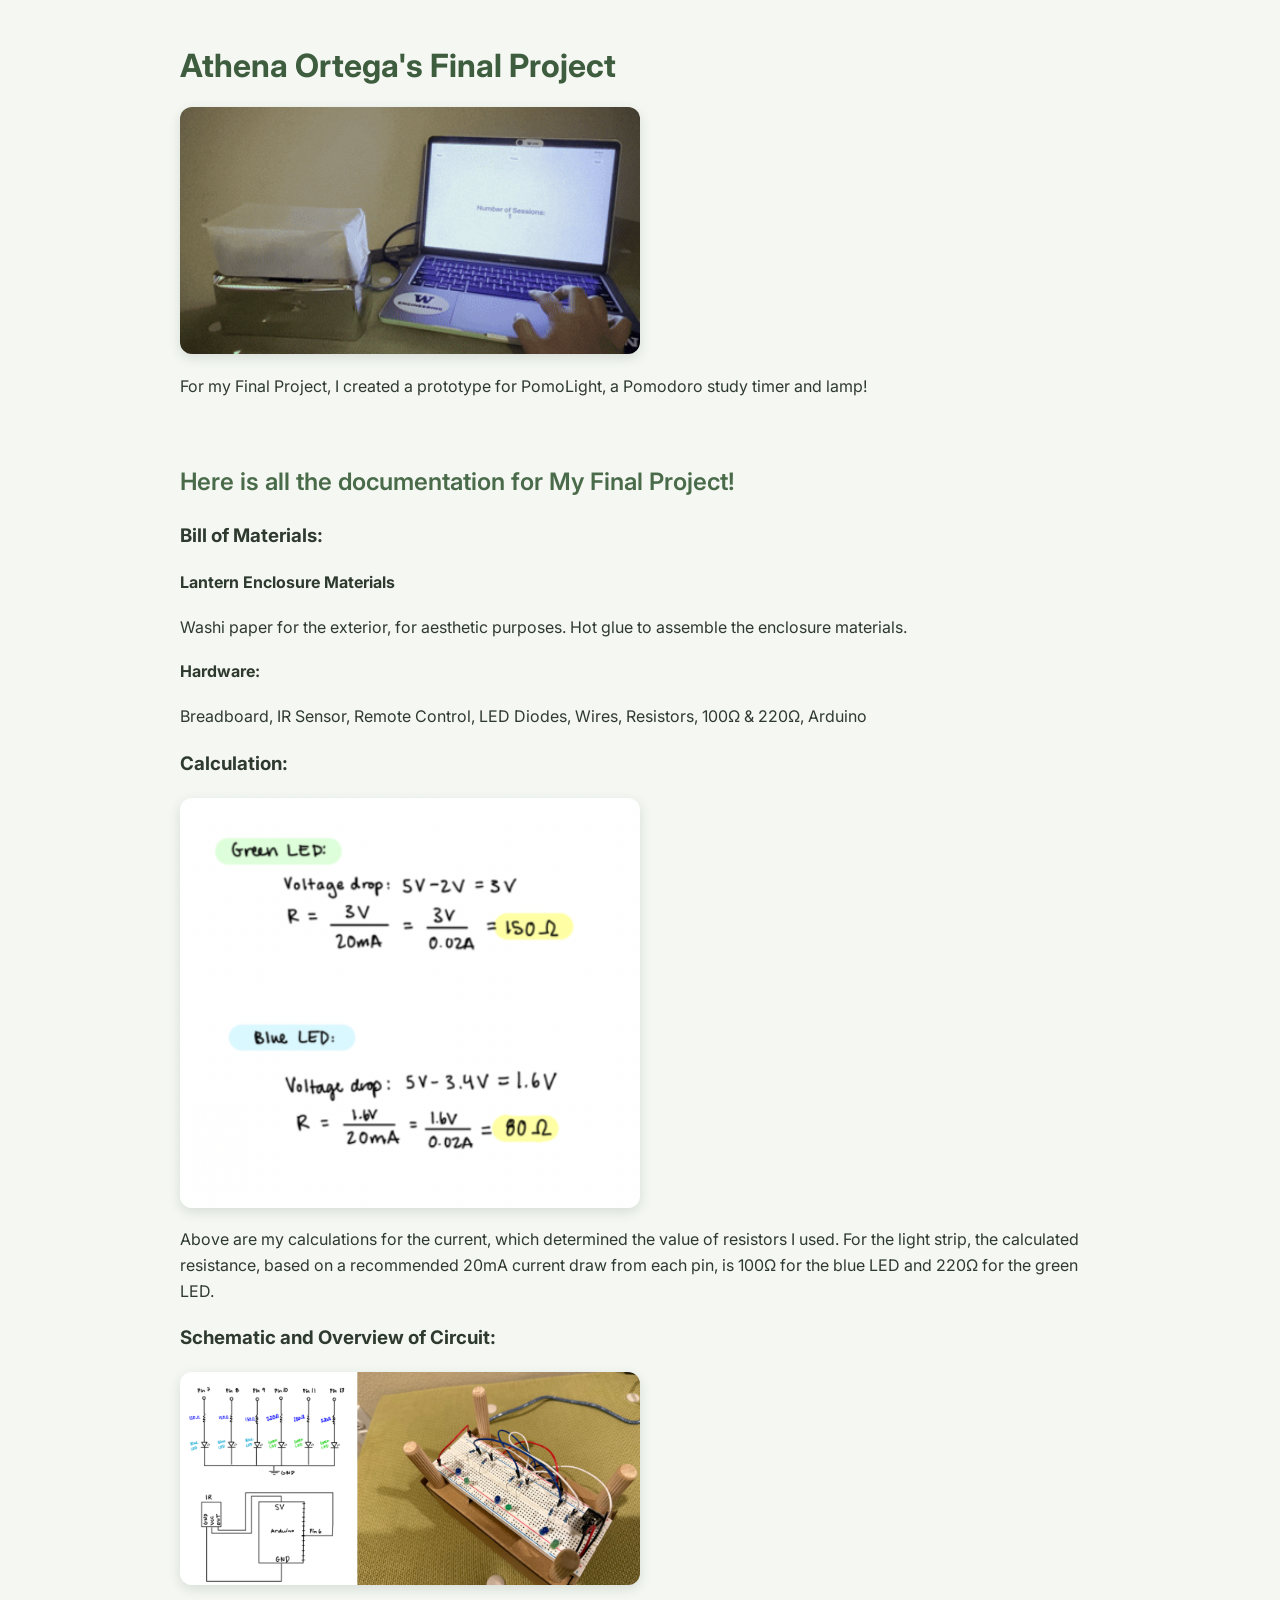
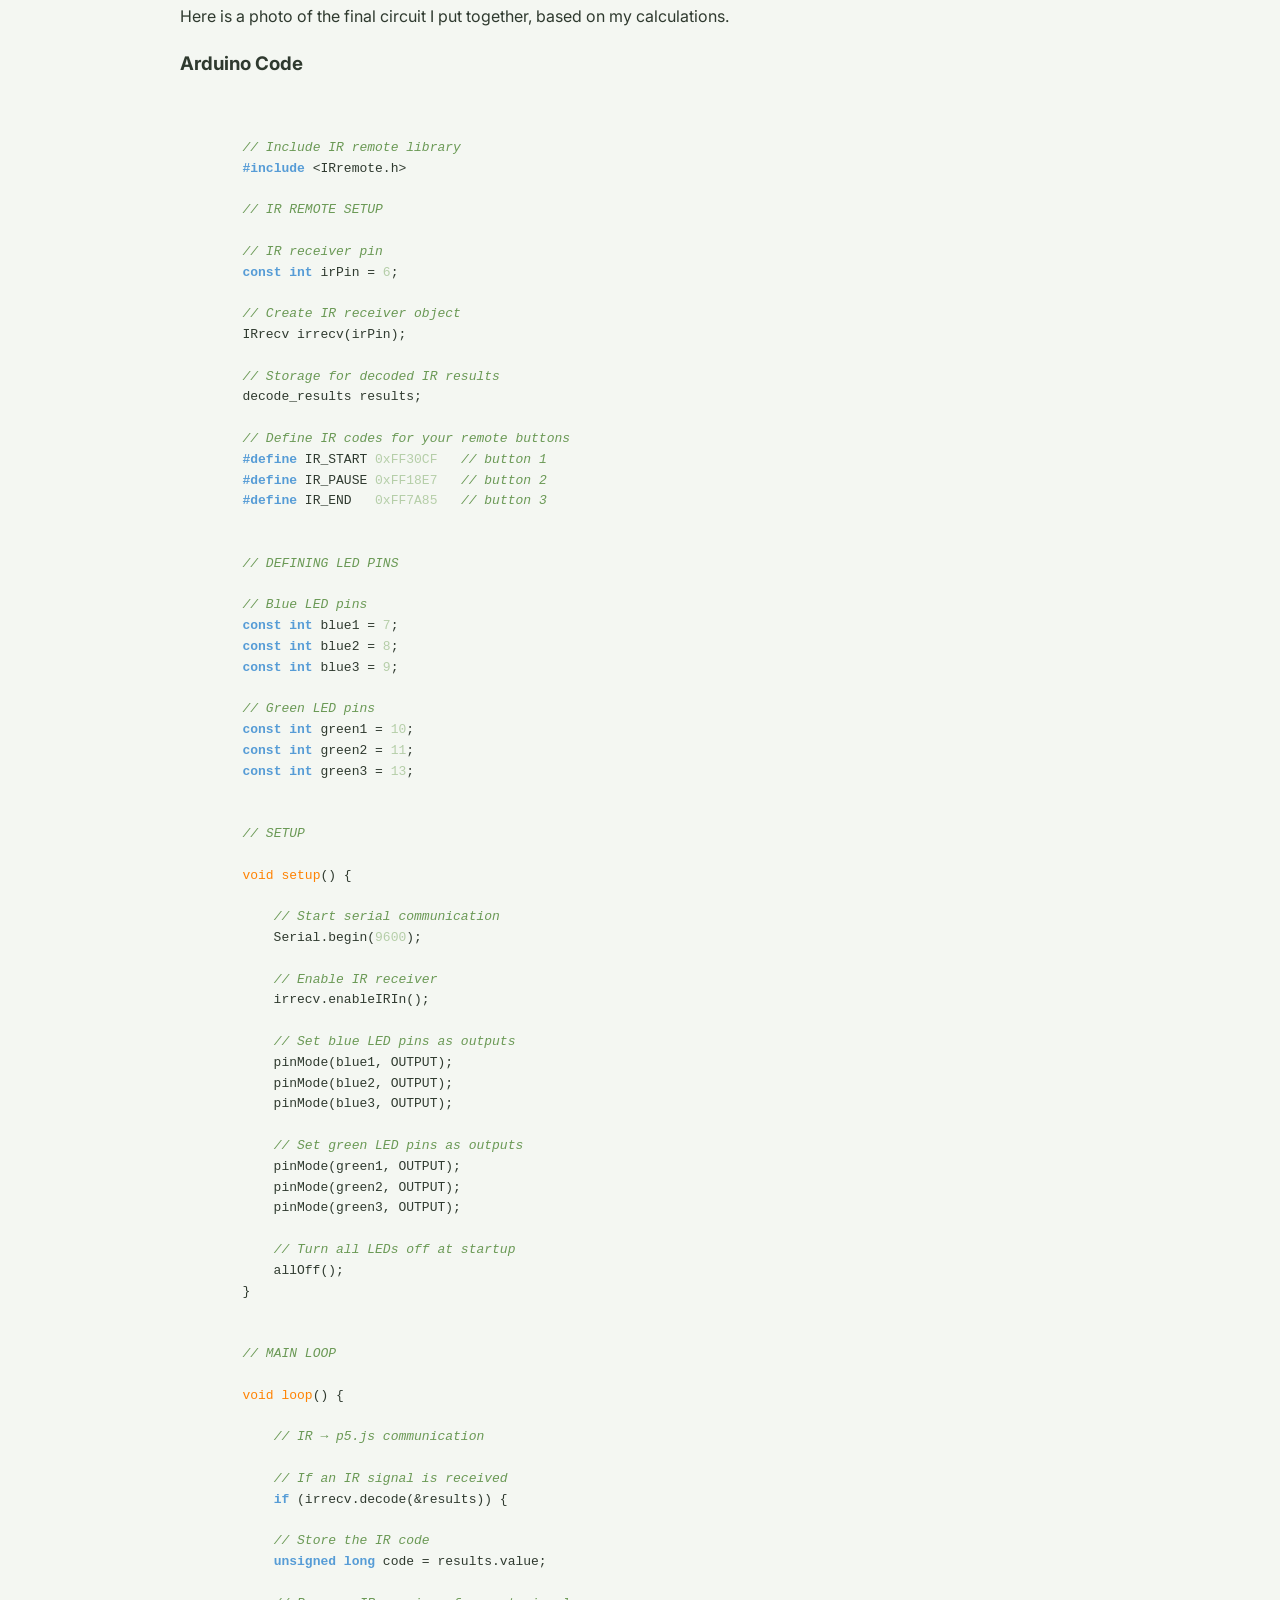
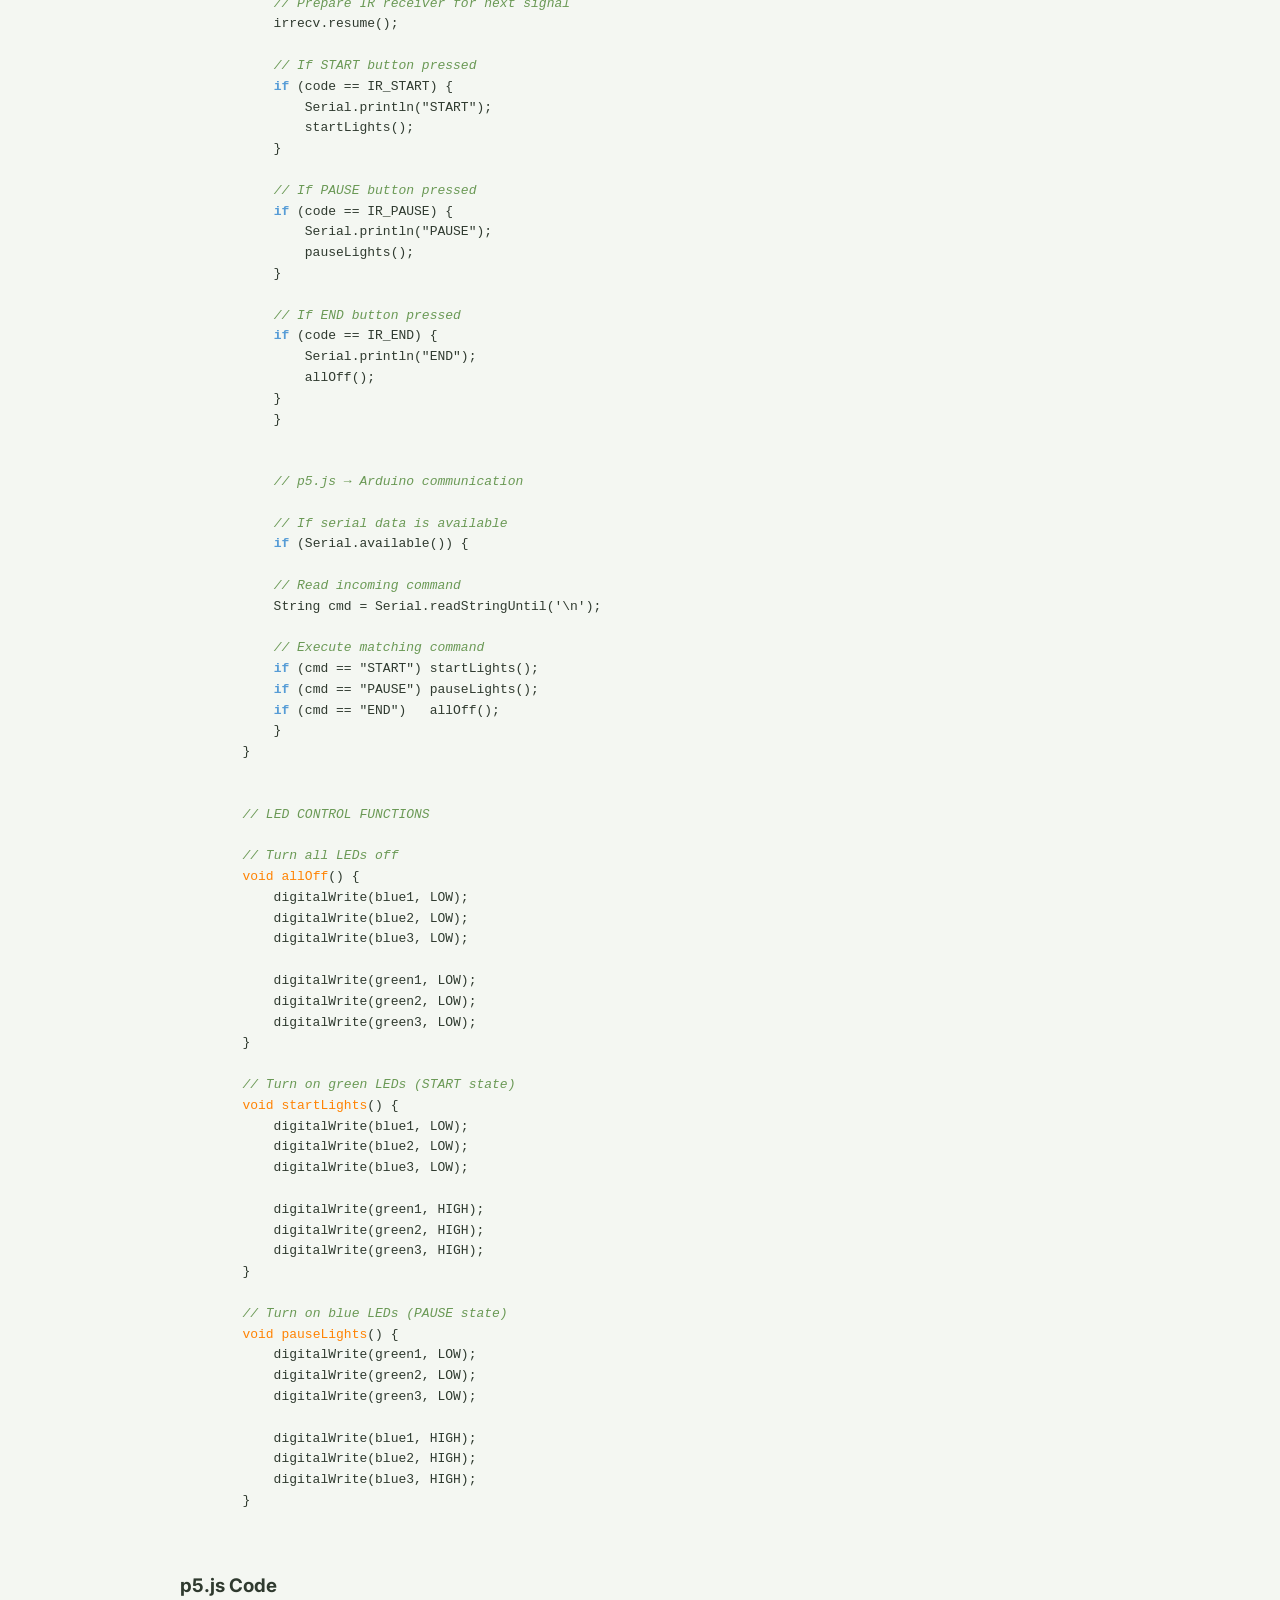
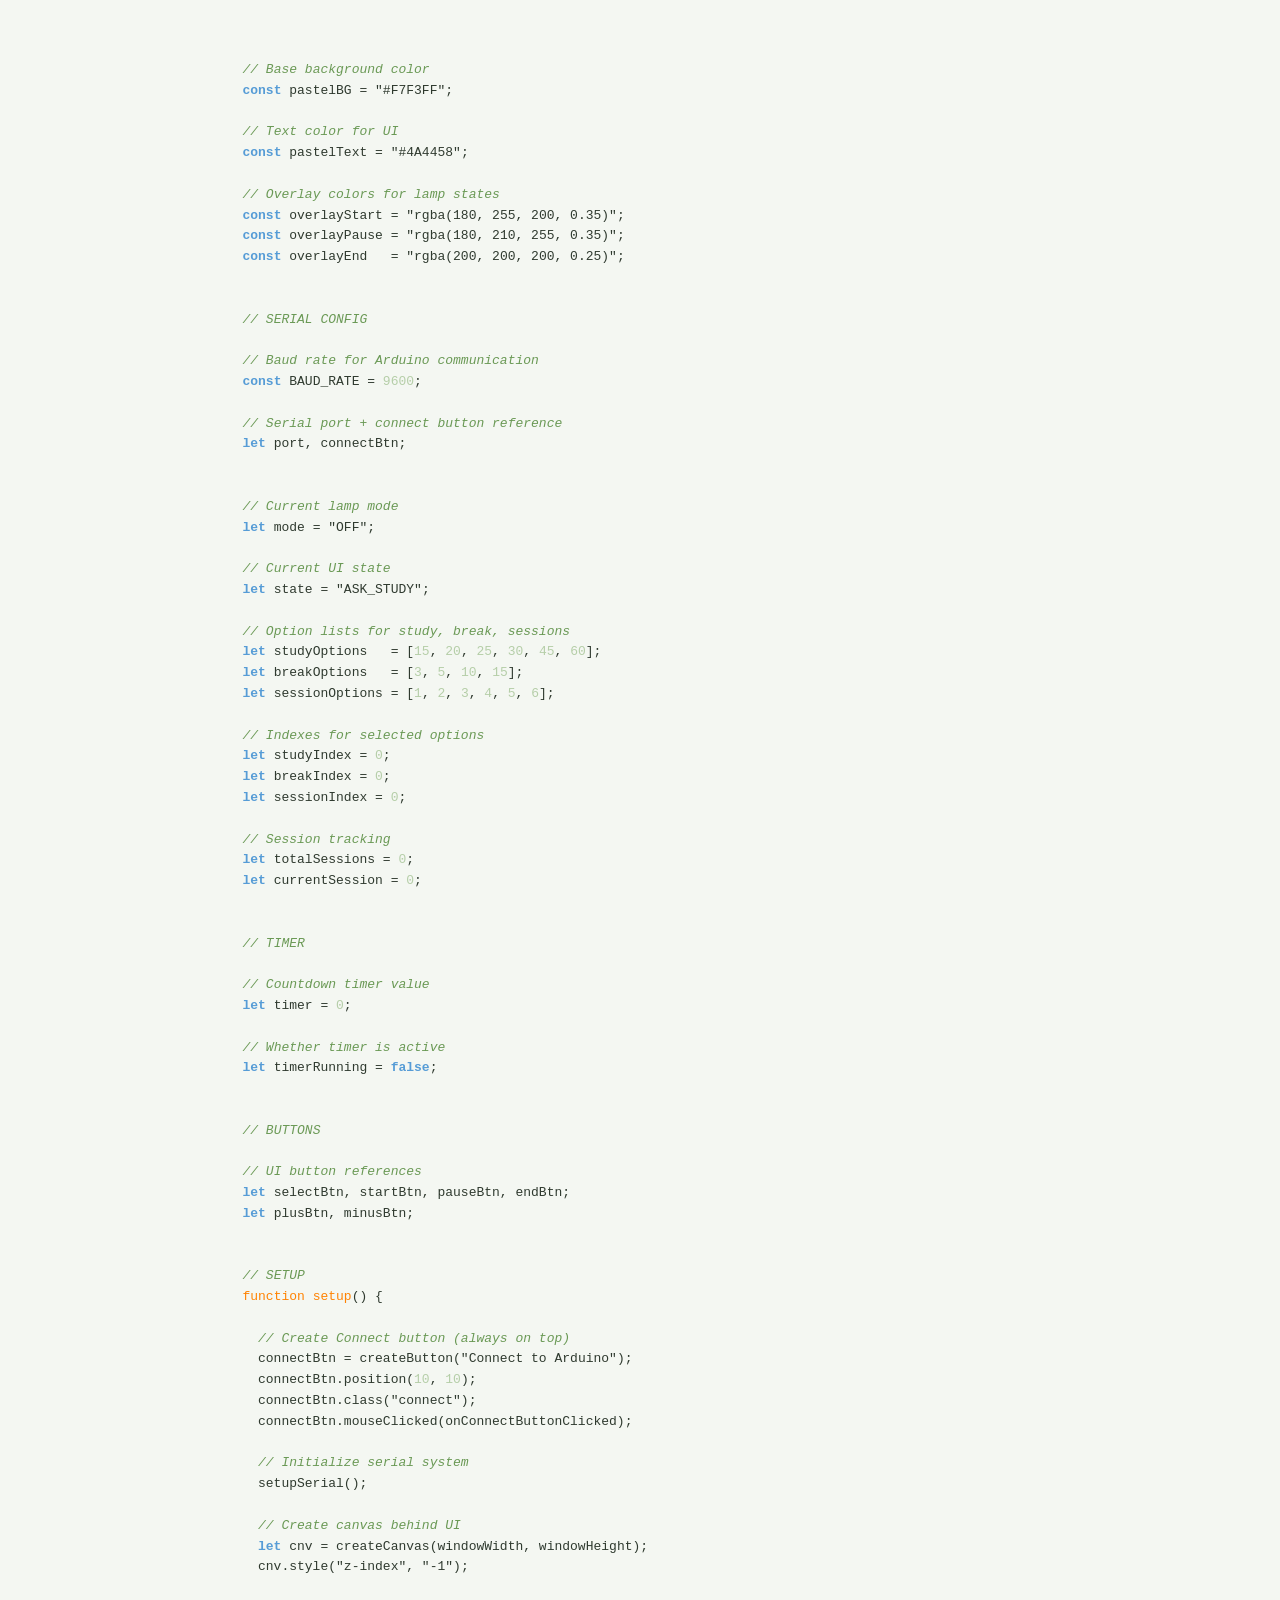
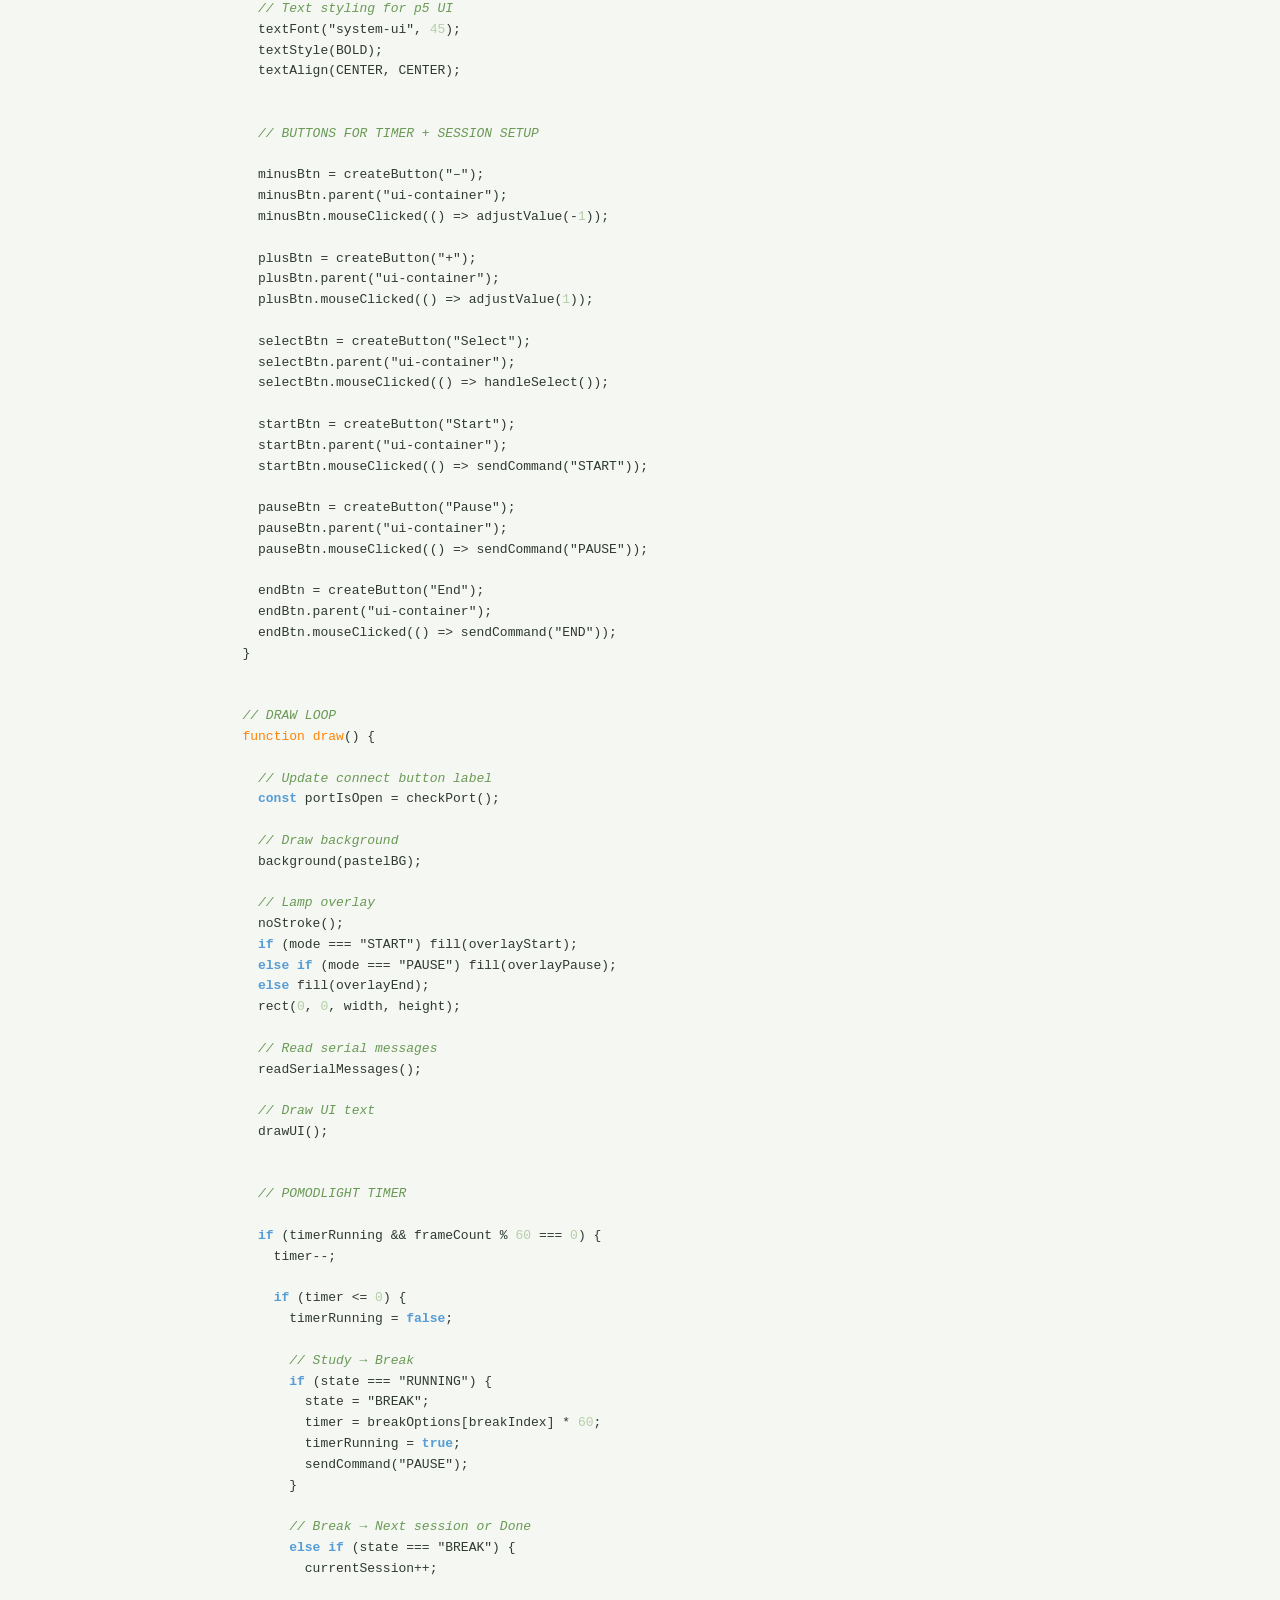
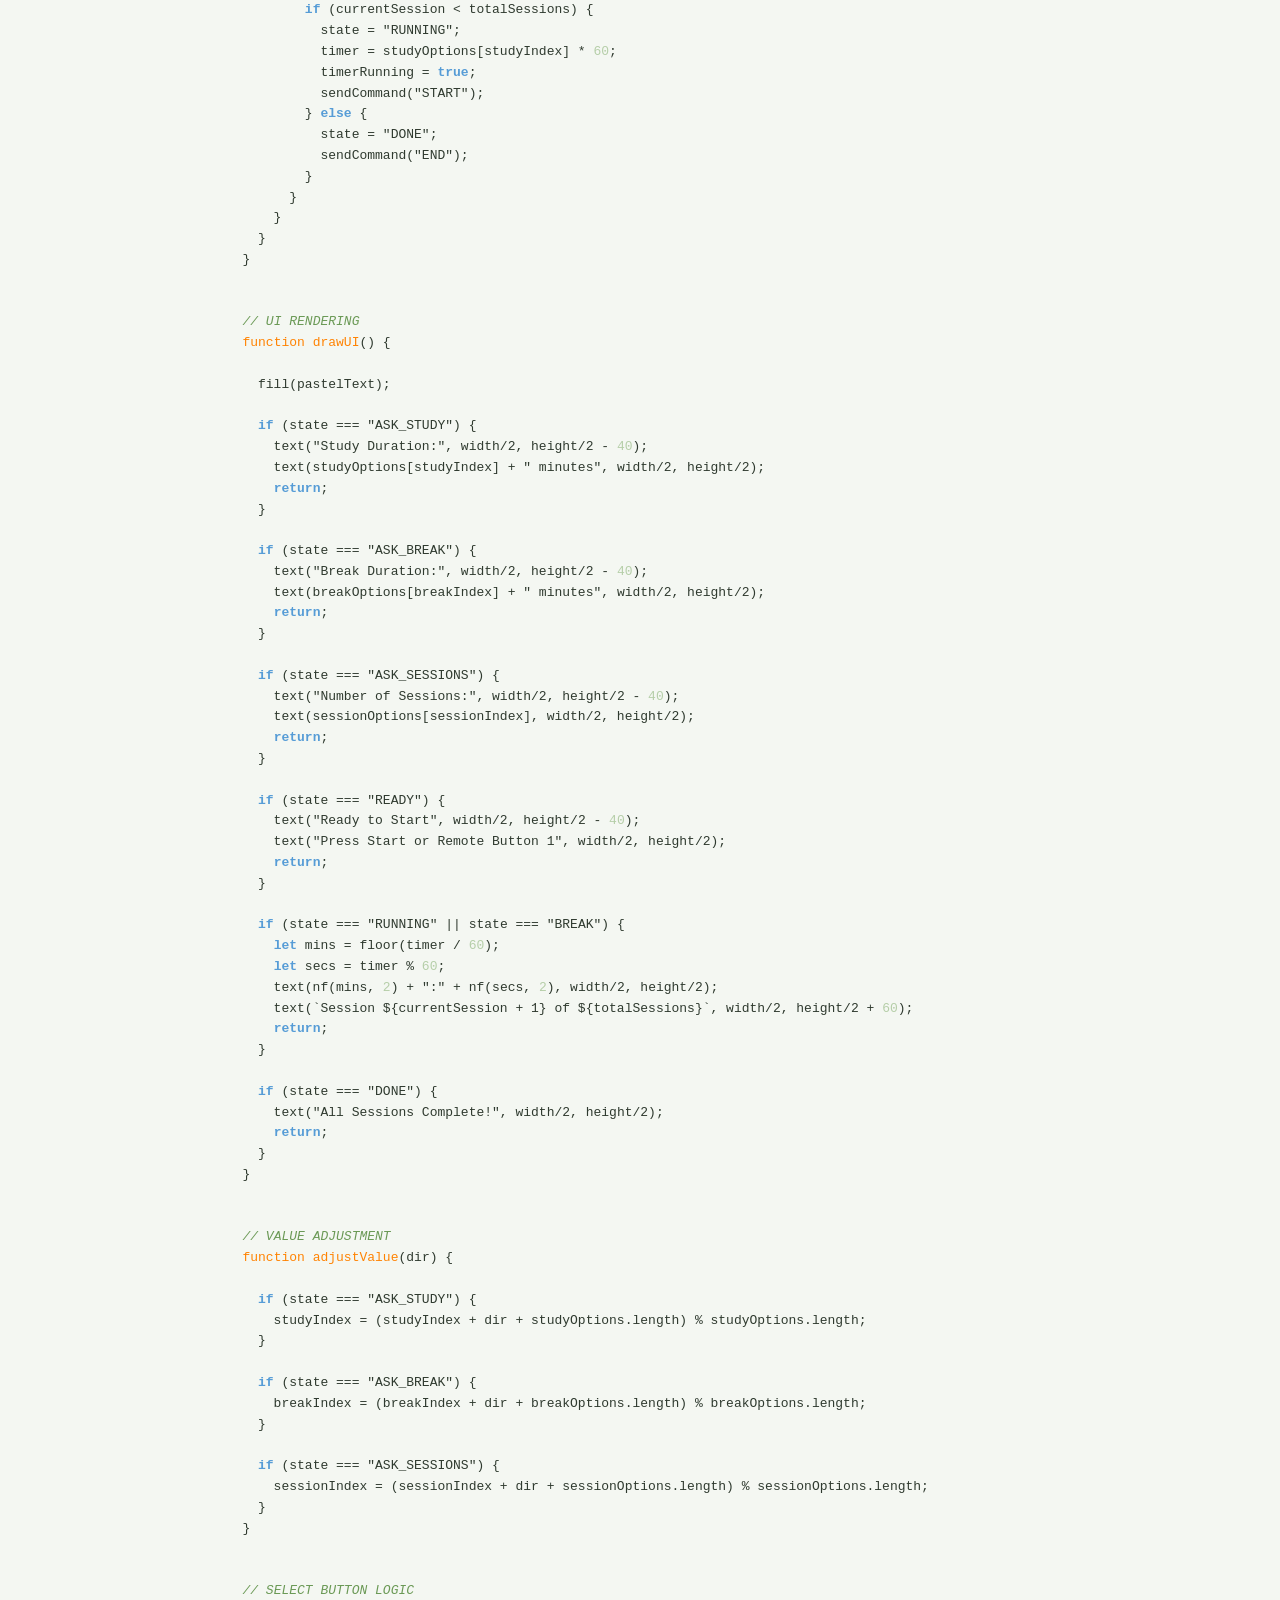
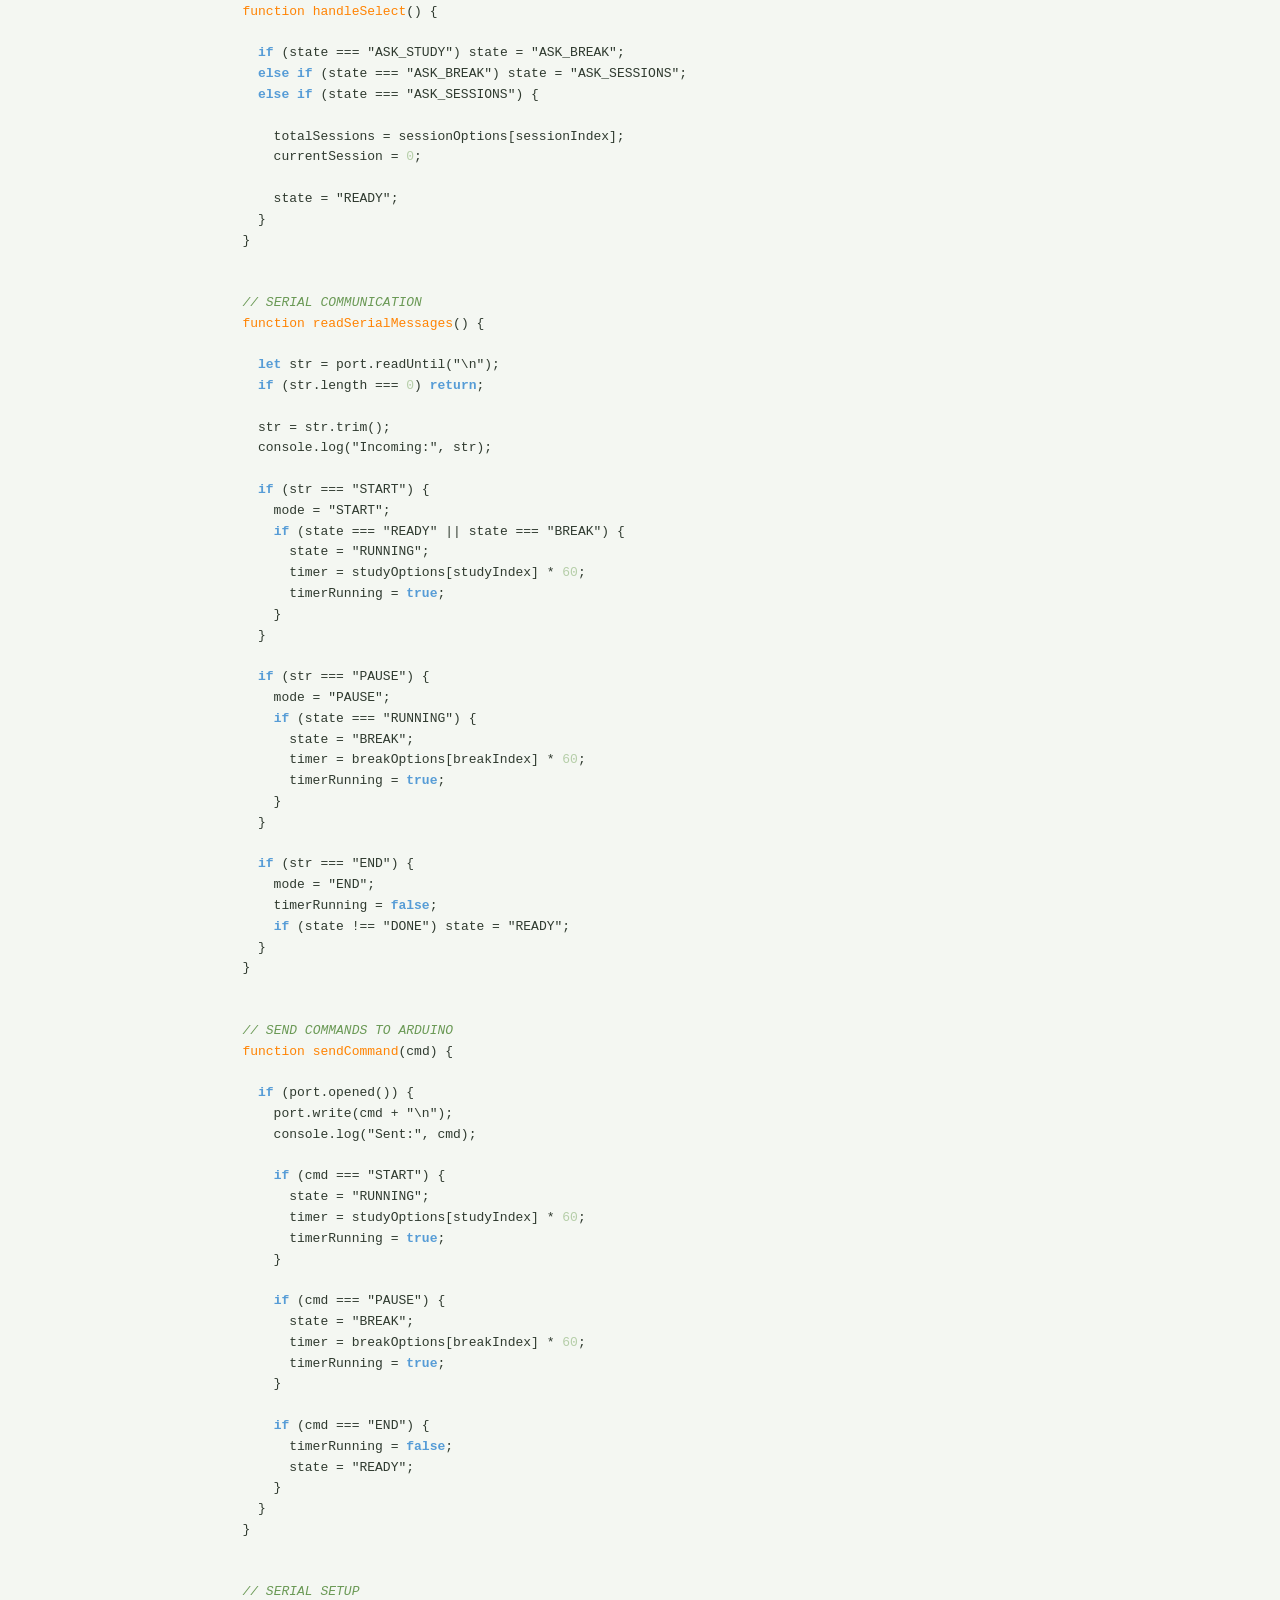
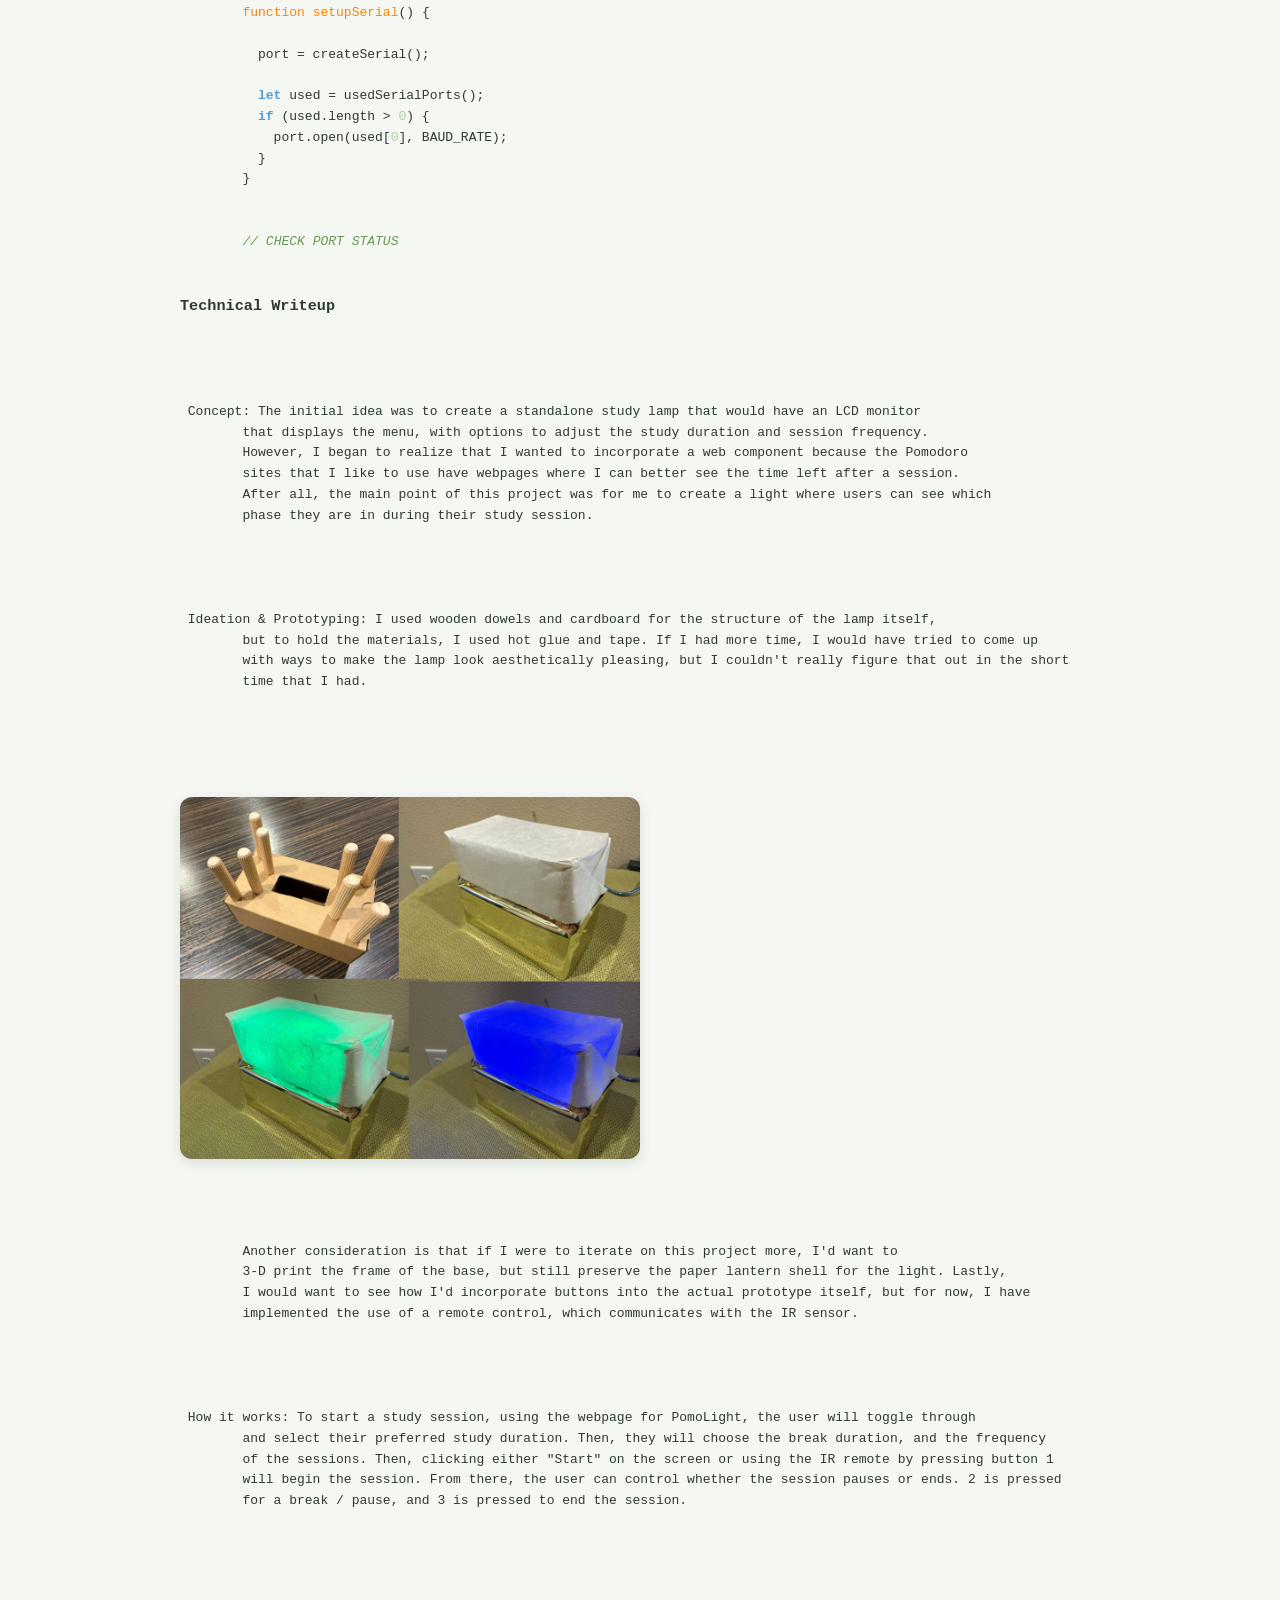
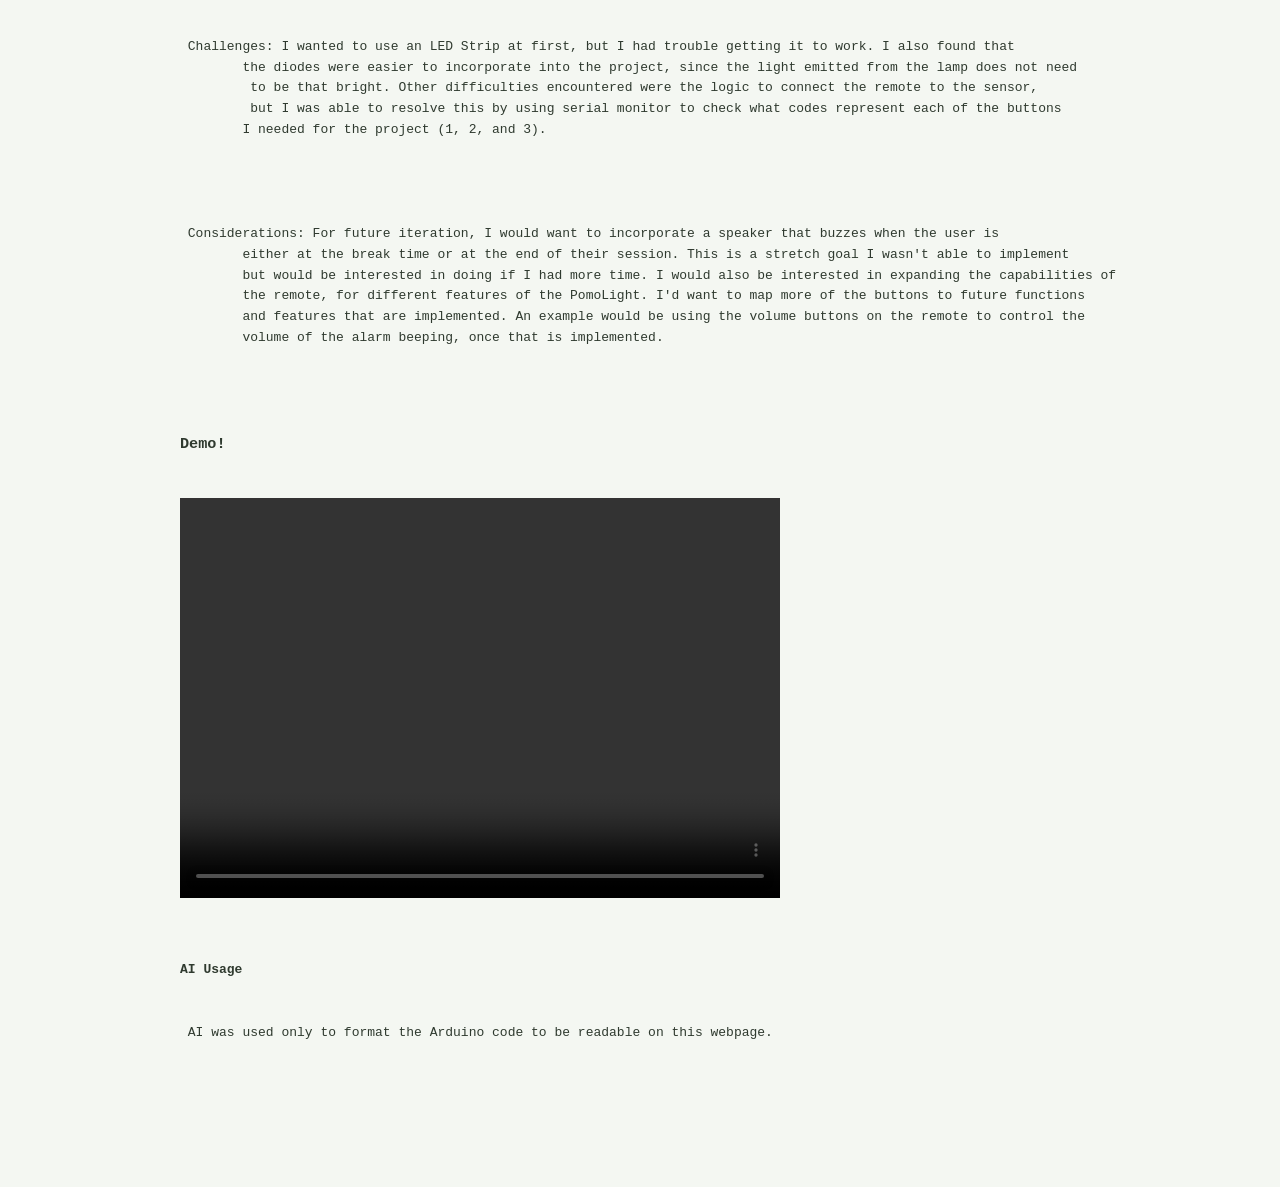
<file: docs/A7.html>
<!DOCTYPE html>
<html>
  <head>
    <meta charset="utf-8" />
    <title>Arduino Code Snippet Formatting</title>
    <style> 

      .keyword { color: #569CD6; font-weight: bold; }
      .comment { color: #6A9955; font-style: italic; }
      .number { color: #B5CEA8; }
      .function { color: #FF8303; }
    </style>
    </head>
    <body>
    <meta name="viewport" content="width=device-width, maximum-scale=1.0" />




    <title>Athena Ortega's HCDE 439 Physical Computing Page!</title>

    <link href="style.css" rel="stylesheet" type="text/css" />
  </head>
  <body>
    <h1>Athena Ortega's Final Project</h1>
    <div class="header">
    
      <img src= "A7.gif"/>
      </img>
      <p>For my Final Project, I created a prototype for PomoLight, a Pomodoro study timer and lamp!</p>
      <br>

      <h2>Here is all the documentation for My Final Project!</h2>



      <h3>Bill of Materials: </h3>
      <h4>Lantern Enclosure Materials</h4>
      <p> Washi paper for the exterior, for aesthetic purposes. Hot glue to assemble the enclosure materials.
      </p>
      <h4>Hardware:</h4>
      <p> Breadboard, IR Sensor, Remote Control, LED Diodes, Wires, Resistors, 100Ω & 220Ω, Arduino </p>
    
      
      <h3>Calculation:</h3>
      <img src= "A7_Calculation.png" />
      <p> Above are my calculations for the current, which determined the value of resistors I used.
        For the light strip, the calculated resistance, based on a recommended 20mA current draw from each pin, is 100Ω
        for the blue LED and 220Ω for the green LED.
      </p>

  

      <h3>Schematic and Overview of Circuit:</h3>
      <img src="A7_Schematic.png" />
      <p> Here is a photo of the final circuit I put together, based on my calculations. 
      </p>


      <h3>Arduino Code</h3>
        <p>
            <pre><code>
        <span class="comment">// Include IR remote library</span>
        <span class="keyword">#include</span> &lt;IRremote.h&gt;
        
        <span class="comment">// IR REMOTE SETUP</span>
        
        <span class="comment">// IR receiver pin</span>
        <span class="keyword">const int</span> irPin = <span class="number">6</span>;
        
        <span class="comment">// Create IR receiver object</span>
        IRrecv irrecv(irPin);
        
        <span class="comment">// Storage for decoded IR results</span>
        decode_results results;
        
        <span class="comment">// Define IR codes for your remote buttons</span>
        <span class="keyword">#define</span> IR_START <span class="number">0xFF30CF</span>   <span class="comment">// button 1</span>
        <span class="keyword">#define</span> IR_PAUSE <span class="number">0xFF18E7</span>   <span class="comment">// button 2</span>
        <span class="keyword">#define</span> IR_END   <span class="number">0xFF7A85</span>   <span class="comment">// button 3</span>
        
        
        <span class="comment">// DEFINING LED PINS</span>
        
        <span class="comment">// Blue LED pins</span>
        <span class="keyword">const int</span> blue1 = <span class="number">7</span>;
        <span class="keyword">const int</span> blue2 = <span class="number">8</span>;
        <span class="keyword">const int</span> blue3 = <span class="number">9</span>;
        
        <span class="comment">// Green LED pins</span>
        <span class="keyword">const int</span> green1 = <span class="number">10</span>;
        <span class="keyword">const int</span> green2 = <span class="number">11</span>;
        <span class="keyword">const int</span> green3 = <span class="number">13</span>;
        
        
        <span class="comment">// SETUP</span>
        
        <span class="function">void</span> <span class="function">setup</span>() {
        
            <span class="comment">// Start serial communication</span>
            Serial.begin(<span class="number">9600</span>);
        
            <span class="comment">// Enable IR receiver</span>
            irrecv.enableIRIn();
        
            <span class="comment">// Set blue LED pins as outputs</span>
            pinMode(blue1, OUTPUT);
            pinMode(blue2, OUTPUT);
            pinMode(blue3, OUTPUT);
        
            <span class="comment">// Set green LED pins as outputs</span>
            pinMode(green1, OUTPUT);
            pinMode(green2, OUTPUT);
            pinMode(green3, OUTPUT);
        
            <span class="comment">// Turn all LEDs off at startup</span>
            allOff();
        }
        
        
        <span class="comment">// MAIN LOOP</span>
        
        <span class="function">void</span> <span class="function">loop</span>() {
        
            <span class="comment">// IR → p5.js communication</span>
        
            <span class="comment">// If an IR signal is received</span>
            <span class="keyword">if</span> (irrecv.decode(&results)) {
        
            <span class="comment">// Store the IR code</span>
            <span class="keyword">unsigned long</span> code = results.value;
        
            <span class="comment">// Prepare IR receiver for next signal</span>
            irrecv.resume();
        
            <span class="comment">// If START button pressed</span>
            <span class="keyword">if</span> (code == IR_START) {
                Serial.println(<span class="string">"START"</span>);
                startLights();
            }
        
            <span class="comment">// If PAUSE button pressed</span>
            <span class="keyword">if</span> (code == IR_PAUSE) {
                Serial.println(<span class="string">"PAUSE"</span>);
                pauseLights();
            }
        
            <span class="comment">// If END button pressed</span>
            <span class="keyword">if</span> (code == IR_END) {
                Serial.println(<span class="string">"END"</span>);
                allOff();
            }
            }
        
        
            <span class="comment">// p5.js → Arduino communication</span>
        
            <span class="comment">// If serial data is available</span>
            <span class="keyword">if</span> (Serial.available()) {
        
            <span class="comment">// Read incoming command</span>
            String cmd = Serial.readStringUntil(<span class="string">'\n'</span>);
        
            <span class="comment">// Execute matching command</span>
            <span class="keyword">if</span> (cmd == <span class="string">"START"</span>) startLights();
            <span class="keyword">if</span> (cmd == <span class="string">"PAUSE"</span>) pauseLights();
            <span class="keyword">if</span> (cmd == <span class="string">"END"</span>)   allOff();
            }
        }
        
        
        <span class="comment">// LED CONTROL FUNCTIONS</span>
        
        <span class="comment">// Turn all LEDs off</span>
        <span class="function">void</span> <span class="function">allOff</span>() {
            digitalWrite(blue1, LOW);
            digitalWrite(blue2, LOW);
            digitalWrite(blue3, LOW);
        
            digitalWrite(green1, LOW);
            digitalWrite(green2, LOW);
            digitalWrite(green3, LOW);
        }
        
        <span class="comment">// Turn on green LEDs (START state)</span>
        <span class="function">void</span> <span class="function">startLights</span>() {
            digitalWrite(blue1, LOW);
            digitalWrite(blue2, LOW);
            digitalWrite(blue3, LOW);
        
            digitalWrite(green1, HIGH);
            digitalWrite(green2, HIGH);
            digitalWrite(green3, HIGH);
        }
        
        <span class="comment">// Turn on blue LEDs (PAUSE state)</span>
        <span class="function">void</span> <span class="function">pauseLights</span>() {
            digitalWrite(green1, LOW);
            digitalWrite(green2, LOW);
            digitalWrite(green3, LOW);
        
            digitalWrite(blue1, HIGH);
            digitalWrite(blue2, HIGH);
            digitalWrite(blue3, HIGH);
        }
            </code></pre>
        </p>
        

   
    <h3>p5.js Code</h3>

        <p>
        <pre><code>
        <span class="comment">// Base background color</span>
        <span class="keyword">const</span> pastelBG = <span class="string">"#F7F3FF"</span>;
        
        <span class="comment">// Text color for UI</span>
        <span class="keyword">const</span> pastelText = <span class="string">"#4A4458"</span>;
        
        <span class="comment">// Overlay colors for lamp states</span>
        <span class="keyword">const</span> overlayStart = <span class="string">"rgba(180, 255, 200, 0.35)"</span>;
        <span class="keyword">const</span> overlayPause = <span class="string">"rgba(180, 210, 255, 0.35)"</span>;
        <span class="keyword">const</span> overlayEnd   = <span class="string">"rgba(200, 200, 200, 0.25)"</span>;
        
        
        <span class="comment">// SERIAL CONFIG</span>
        
        <span class="comment">// Baud rate for Arduino communication</span>
        <span class="keyword">const</span> BAUD_RATE = <span class="number">9600</span>;
        
        <span class="comment">// Serial port + connect button reference</span>
        <span class="keyword">let</span> port, connectBtn;
        
        
        <span class="comment">// Current lamp mode</span>
        <span class="keyword">let</span> mode = <span class="string">"OFF"</span>;
        
        <span class="comment">// Current UI state</span>
        <span class="keyword">let</span> state = <span class="string">"ASK_STUDY"</span>;
        
        <span class="comment">// Option lists for study, break, sessions</span>
        <span class="keyword">let</span> studyOptions   = [<span class="number">15</span>, <span class="number">20</span>, <span class="number">25</span>, <span class="number">30</span>, <span class="number">45</span>, <span class="number">60</span>];
        <span class="keyword">let</span> breakOptions   = [<span class="number">3</span>, <span class="number">5</span>, <span class="number">10</span>, <span class="number">15</span>];
        <span class="keyword">let</span> sessionOptions = [<span class="number">1</span>, <span class="number">2</span>, <span class="number">3</span>, <span class="number">4</span>, <span class="number">5</span>, <span class="number">6</span>];
        
        <span class="comment">// Indexes for selected options</span>
        <span class="keyword">let</span> studyIndex = <span class="number">0</span>;
        <span class="keyword">let</span> breakIndex = <span class="number">0</span>;
        <span class="keyword">let</span> sessionIndex = <span class="number">0</span>;
        
        <span class="comment">// Session tracking</span>
        <span class="keyword">let</span> totalSessions = <span class="number">0</span>;
        <span class="keyword">let</span> currentSession = <span class="number">0</span>;
        
        
        <span class="comment">// TIMER</span>
        
        <span class="comment">// Countdown timer value</span>
        <span class="keyword">let</span> timer = <span class="number">0</span>;
        
        <span class="comment">// Whether timer is active</span>
        <span class="keyword">let</span> timerRunning = <span class="keyword">false</span>;
        
        
        <span class="comment">// BUTTONS</span>
        
        <span class="comment">// UI button references</span>
        <span class="keyword">let</span> selectBtn, startBtn, pauseBtn, endBtn;
        <span class="keyword">let</span> plusBtn, minusBtn;
        
        
        <span class="comment">// SETUP</span>
        <span class="function">function</span> <span class="function">setup</span>() {
        
          <span class="comment">// Create Connect button (always on top)</span>
          connectBtn = createButton(<span class="string">"Connect to Arduino"</span>);
          connectBtn.position(<span class="number">10</span>, <span class="number">10</span>);
          connectBtn.class(<span class="string">"connect"</span>);
          connectBtn.mouseClicked(onConnectButtonClicked);
        
          <span class="comment">// Initialize serial system</span>
          setupSerial();
        
          <span class="comment">// Create canvas behind UI</span>
          <span class="keyword">let</span> cnv = createCanvas(windowWidth, windowHeight);
          cnv.style(<span class="string">"z-index"</span>, <span class="string">"-1"</span>);
        
          <span class="comment">// Text styling for p5 UI</span>
          textFont(<span class="string">"system-ui"</span>, <span class="number">45</span>);
          textStyle(BOLD);
          textAlign(CENTER, CENTER);
        
        
          <span class="comment">// BUTTONS FOR TIMER + SESSION SETUP</span>
        
          minusBtn = createButton(<span class="string">"–"</span>);
          minusBtn.parent(<span class="string">"ui-container"</span>);
          minusBtn.mouseClicked(() => adjustValue(-<span class="number">1</span>));
        
          plusBtn = createButton(<span class="string">"+"</span>);
          plusBtn.parent(<span class="string">"ui-container"</span>);
          plusBtn.mouseClicked(() => adjustValue(<span class="number">1</span>));
        
          selectBtn = createButton(<span class="string">"Select"</span>);
          selectBtn.parent(<span class="string">"ui-container"</span>);
          selectBtn.mouseClicked(() => handleSelect());
        
          startBtn = createButton(<span class="string">"Start"</span>);
          startBtn.parent(<span class="string">"ui-container"</span>);
          startBtn.mouseClicked(() => sendCommand(<span class="string">"START"</span>));
        
          pauseBtn = createButton(<span class="string">"Pause"</span>);
          pauseBtn.parent(<span class="string">"ui-container"</span>);
          pauseBtn.mouseClicked(() => sendCommand(<span class="string">"PAUSE"</span>));
        
          endBtn = createButton(<span class="string">"End"</span>);
          endBtn.parent(<span class="string">"ui-container"</span>);
          endBtn.mouseClicked(() => sendCommand(<span class="string">"END"</span>));
        }
        
        
        <span class="comment">// DRAW LOOP</span>
        <span class="function">function</span> <span class="function">draw</span>() {
        
          <span class="comment">// Update connect button label</span>
          <span class="keyword">const</span> portIsOpen = checkPort();
        
          <span class="comment">// Draw background</span>
          background(pastelBG);
        
          <span class="comment">// Lamp overlay</span>
          noStroke();
          <span class="keyword">if</span> (mode === <span class="string">"START"</span>) fill(overlayStart);
          <span class="keyword">else if</span> (mode === <span class="string">"PAUSE"</span>) fill(overlayPause);
          <span class="keyword">else</span> fill(overlayEnd);
          rect(<span class="number">0</span>, <span class="number">0</span>, width, height);
        
          <span class="comment">// Read serial messages</span>
          readSerialMessages();
        
          <span class="comment">// Draw UI text</span>
          drawUI();
        
        
          <span class="comment">// POMODLIGHT TIMER</span>
        
          <span class="keyword">if</span> (timerRunning && frameCount % <span class="number">60</span> === <span class="number">0</span>) {
            timer--;
        
            <span class="keyword">if</span> (timer <= <span class="number">0</span>) {
              timerRunning = <span class="keyword">false</span>;
        
              <span class="comment">// Study → Break</span>
              <span class="keyword">if</span> (state === <span class="string">"RUNNING"</span>) {
                state = <span class="string">"BREAK"</span>;
                timer = breakOptions[breakIndex] * <span class="number">60</span>;
                timerRunning = <span class="keyword">true</span>;
                sendCommand(<span class="string">"PAUSE"</span>);
              }
        
              <span class="comment">// Break → Next session or Done</span>
              <span class="keyword">else if</span> (state === <span class="string">"BREAK"</span>) {
                currentSession++;
        
                <span class="keyword">if</span> (currentSession < totalSessions) {
                  state = <span class="string">"RUNNING"</span>;
                  timer = studyOptions[studyIndex] * <span class="number">60</span>;
                  timerRunning = <span class="keyword">true</span>;
                  sendCommand(<span class="string">"START"</span>);
                } <span class="keyword">else</span> {
                  state = <span class="string">"DONE"</span>;
                  sendCommand(<span class="string">"END"</span>);
                }
              }
            }
          }
        }
        
        
        <span class="comment">// UI RENDERING</span>
        <span class="function">function</span> <span class="function">drawUI</span>() {
        
          fill(pastelText);
        
          <span class="keyword">if</span> (state === <span class="string">"ASK_STUDY"</span>) {
            text(<span class="string">"Study Duration:"</span>, width/2, height/2 - <span class="number">40</span>);
            text(studyOptions[studyIndex] + <span class="string">" minutes"</span>, width/2, height/2);
            <span class="keyword">return</span>;
          }
        
          <span class="keyword">if</span> (state === <span class="string">"ASK_BREAK"</span>) {
            text(<span class="string">"Break Duration:"</span>, width/2, height/2 - <span class="number">40</span>);
            text(breakOptions[breakIndex] + <span class="string">" minutes"</span>, width/2, height/2);
            <span class="keyword">return</span>;
          }
        
          <span class="keyword">if</span> (state === <span class="string">"ASK_SESSIONS"</span>) {
            text(<span class="string">"Number of Sessions:"</span>, width/2, height/2 - <span class="number">40</span>);
            text(sessionOptions[sessionIndex], width/2, height/2);
            <span class="keyword">return</span>;
          }
        
          <span class="keyword">if</span> (state === <span class="string">"READY"</span>) {
            text(<span class="string">"Ready to Start"</span>, width/2, height/2 - <span class="number">40</span>);
            text(<span class="string">"Press Start or Remote Button 1"</span>, width/2, height/2);
            <span class="keyword">return</span>;
          }
        
          <span class="keyword">if</span> (state === <span class="string">"RUNNING"</span> || state === <span class="string">"BREAK"</span>) {
            <span class="keyword">let</span> mins = floor(timer / <span class="number">60</span>);
            <span class="keyword">let</span> secs = timer % <span class="number">60</span>;
            text(nf(mins, <span class="number">2</span>) + <span class="string">":"</span> + nf(secs, <span class="number">2</span>), width/2, height/2);
            text(<span class="string">`Session ${currentSession + 1} of ${totalSessions}`</span>, width/2, height/2 + <span class="number">60</span>);
            <span class="keyword">return</span>;
          }
        
          <span class="keyword">if</span> (state === <span class="string">"DONE"</span>) {
            text(<span class="string">"All Sessions Complete!"</span>, width/2, height/2);
            <span class="keyword">return</span>;
          }
        }
        
        
        <span class="comment">// VALUE ADJUSTMENT</span>
        <span class="function">function</span> <span class="function">adjustValue</span>(dir) {
        
          <span class="keyword">if</span> (state === <span class="string">"ASK_STUDY"</span>) {
            studyIndex = (studyIndex + dir + studyOptions.length) % studyOptions.length;
          }
        
          <span class="keyword">if</span> (state === <span class="string">"ASK_BREAK"</span>) {
            breakIndex = (breakIndex + dir + breakOptions.length) % breakOptions.length;
          }
        
          <span class="keyword">if</span> (state === <span class="string">"ASK_SESSIONS"</span>) {
            sessionIndex = (sessionIndex + dir + sessionOptions.length) % sessionOptions.length;
          }
        }
        
        
        <span class="comment">// SELECT BUTTON LOGIC</span>
        <span class="function">function</span> <span class="function">handleSelect</span>() {
        
          <span class="keyword">if</span> (state === <span class="string">"ASK_STUDY"</span>) state = <span class="string">"ASK_BREAK"</span>;
          <span class="keyword">else if</span> (state === <span class="string">"ASK_BREAK"</span>) state = <span class="string">"ASK_SESSIONS"</span>;
          <span class="keyword">else if</span> (state === <span class="string">"ASK_SESSIONS"</span>) {
        
            totalSessions = sessionOptions[sessionIndex];
            currentSession = <span class="number">0</span>;
        
            state = <span class="string">"READY"</span>;
          }
        }
        
        
        <span class="comment">// SERIAL COMMUNICATION</span>
        <span class="function">function</span> <span class="function">readSerialMessages</span>() {
        
          <span class="keyword">let</span> str = port.readUntil(<span class="string">"\n"</span>);
          <span class="keyword">if</span> (str.length === <span class="number">0</span>) <span class="keyword">return</span>;
        
          str = str.trim();
          console.log(<span class="string">"Incoming:"</span>, str);
        
          <span class="keyword">if</span> (str === <span class="string">"START"</span>) {
            mode = <span class="string">"START"</span>;
            <span class="keyword">if</span> (state === <span class="string">"READY"</span> || state === <span class="string">"BREAK"</span>) {
              state = <span class="string">"RUNNING"</span>;
              timer = studyOptions[studyIndex] * <span class="number">60</span>;
              timerRunning = <span class="keyword">true</span>;
            }
          }
        
          <span class="keyword">if</span> (str === <span class="string">"PAUSE"</span>) {
            mode = <span class="string">"PAUSE"</span>;
            <span class="keyword">if</span> (state === <span class="string">"RUNNING"</span>) {
              state = <span class="string">"BREAK"</span>;
              timer = breakOptions[breakIndex] * <span class="number">60</span>;
              timerRunning = <span class="keyword">true</span>;
            }
          }
        
          <span class="keyword">if</span> (str === <span class="string">"END"</span>) {
            mode = <span class="string">"END"</span>;
            timerRunning = <span class="keyword">false</span>;
            <span class="keyword">if</span> (state !== <span class="string">"DONE"</span>) state = <span class="string">"READY"</span>;
          }
        }
        
        
        <span class="comment">// SEND COMMANDS TO ARDUINO</span>
        <span class="function">function</span> <span class="function">sendCommand</span>(cmd) {
        
          <span class="keyword">if</span> (port.opened()) {
            port.write(cmd + <span class="string">"\n"</span>);
            console.log(<span class="string">"Sent:"</span>, cmd);
        
            <span class="keyword">if</span> (cmd === <span class="string">"START"</span>) {
              state = <span class="string">"RUNNING"</span>;
              timer = studyOptions[studyIndex] * <span class="number">60</span>;
              timerRunning = <span class="keyword">true</span>;
            }
        
            <span class="keyword">if</span> (cmd === <span class="string">"PAUSE"</span>) {
              state = <span class="string">"BREAK"</span>;
              timer = breakOptions[breakIndex] * <span class="number">60</span>;
              timerRunning = <span class="keyword">true</span>;
            }
        
            <span class="keyword">if</span> (cmd === <span class="string">"END"</span>) {
              timerRunning = <span class="keyword">false</span>;
              state = <span class="string">"READY"</span>;
            }
          }
        }
        
        
        <span class="comment">// SERIAL SETUP</span>
        <span class="function">function</span> <span class="function">setupSerial</span>() {
        
          port = createSerial();
        
          <span class="keyword">let</span> used = usedSerialPorts();
          <span class="keyword">if</span> (used.length > <span class="number">0</span>) {
            port.open(used[<span class="number">0</span>], BAUD_RATE);
          }
        }
        
        
        <span class="comment">// CHECK PORT STATUS</span>
        <span class
      
      
      <br>
      <h3>Technical Writeup</h3>
      <br>
      <p> Concept: The initial idea was to create a standalone study lamp that would have an LCD monitor 
        that displays the menu, with options to adjust the study duration and session frequency.
        However, I began to realize that I wanted to incorporate a web component because the Pomodoro 
        sites that I like to use have webpages where I can better see the time left after a session. 
        After all, the main point of this project was for me to create a light where users can see which
        phase they are in during their study session.
      </p>

      <p> Ideation & Prototyping: I used wooden dowels and cardboard for the structure of the lamp itself,
        but to hold the materials, I used hot glue and tape. If I had more time, I would have tried to come up
        with ways to make the lamp look aesthetically pleasing, but I couldn't really figure that out in the short
        time that I had. 
        </p>
     <br> 
    <img src= "A7_Final_Prototype.png"/>

    <p>
        Another consideration is that if I were to iterate on this project more, I'd want to
        3-D print the frame of the base, but still preserve the paper lantern shell for the light. Lastly, 
        I would want to see how I'd incorporate buttons into the actual prototype itself, but for now, I have
        implemented the use of a remote control, which communicates with the IR sensor.
      </p>

      <p> How it works: To start a study session, using the webpage for PomoLight, the user will toggle through
        and select their preferred study duration. Then, they will choose the break duration, and the frequency
        of the sessions. Then, clicking either "Start" on the screen or using the IR remote by pressing button 1
        will begin the session. From there, the user can control whether the session pauses or ends. 2 is pressed
        for a break / pause, and 3 is pressed to end the session. 
      </p>

      <br> 
      <p> Challenges: I wanted to use an LED Strip at first, but I had trouble getting it to work. I also found that 
        the diodes were easier to incorporate into the project, since the light emitted from the lamp does not need
         to be that bright. Other difficulties encountered were the logic to connect the remote to the sensor,
         but I was able to resolve this by using serial monitor to check what codes represent each of the buttons 
        I needed for the project (1, 2, and 3). 

      <br> 
      <p> Considerations: For future iteration, I would want to incorporate a speaker that buzzes when the user is 
        either at the break time or at the end of their session. This is a stretch goal I wasn't able to implement
        but would be interested in doing if I had more time. I would also be interested in expanding the capabilities of
        the remote, for different features of the PomoLight. I'd want to map more of the buttons to future functions 
        and features that are implemented. An example would be using the volume buttons on the remote to control the
        volume of the alarm beeping, once that is implemented.
      </p>

      <h3>Demo!</h3>
      <video src="A7_video.mp4" controls width="600" height="400">
      </video>

      <h4>AI Usage </h4>
      <p> AI was used only to format the Arduino code to be readable on this webpage. </p>
      <br>

    </div>
  </body>
</html>
</file>
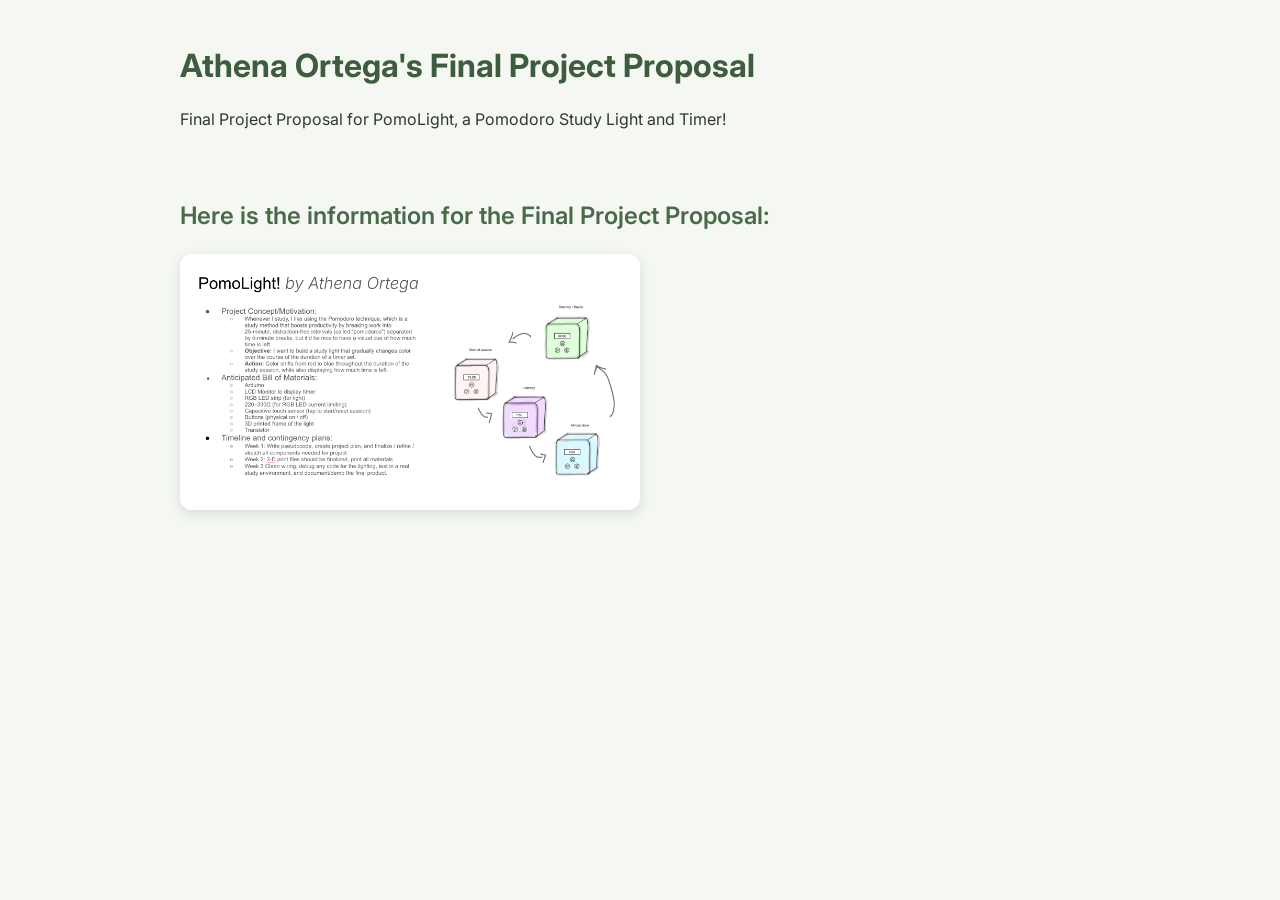
<file: docs/proposal.html>
<!DOCTYPE html>
<html>
  <head>
    <meta charset="utf-8" />
    <title>Arduino Code Snippet Formatting</title>
    <style> 

      .keyword { color: #569CD6; font-weight: bold; }
      .comment { color: #6A9955; font-style: italic; }
      .number { color: #B5CEA8; }
      .function { color: #FF8303; }
    </style>
    </head>
    <body>
    <meta name="viewport" content="width=device-width, maximum-scale=1.0" />




    <title>Athena Ortega's HCDE 439 Physical Computing Page!</title>

    <link href="style.css" rel="stylesheet" type="text/css" />
  </head>
  <body>
    <h1>Athena Ortega's Final Project Proposal</h1>
    <div class="header">
      <p>Final Project Proposal for PomoLight, a Pomodoro Study Light and Timer!</p>
      <br>

      <h2>Here is the information for the Final Project Proposal:</h2>
      <img src="screenshot.png" />
    </img>



    </div>
  </body>
</file>
<file: docs/style.css>
@import url("https://fonts.googleapis.com/css2?family=Inter:wght@300;400;500;600;700&display=swap");

*,
*::before,
*::after {
  box-sizing: border-box;
}

* {
  margin: 0;
}

img,
picture,
video,
canvas,
svg {
  display: block;
  max-width: 100%;
}

body {
  font-family: "Inter", sans-serif;
  line-height: 1.6;
  -webkit-font-smoothing: antialiased;
  max-width: 1000px;
  padding: 2.5em;
  margin: auto;

  /* Cozy matcha vibes */
  background: #f4f7f2; /* soft green-tinted off‑white */
  color: #2f3a2f; /* deep earthy green */
}

h1 {
  font-weight: 700;
  color: #3e5c3e; /* matcha-strong green */
}

h2 {
  font-weight: 600;
  color: #4a6b4a;
}

.header {
  display: flex;
  flex-direction: column;
  gap: 1.2em;
  margin-top: 1em;
}

.header img {
  width: 50%;
  object-fit: cover;
  border-radius: 12px;
  box-shadow: 0 4px 12px rgba(60, 80, 60, 0.15);
}

.grid {
  display: grid;
  grid-template-columns: 1fr;
  gap: 1.2em;
  margin-top: 2em;
}

/* Links with cozy matcha accents */
.assignment a {
  color: #5c7f5c;
  text-decoration: none;
  font-weight: 500;
  transition: color 0.2s ease;
}

.assignment a:hover {
  color: #8fbf8f; /* lighter matcha highlight */
}

.assignment img {
  aspect-ratio: 1;
  object-fit: cover;
  border-radius: 10px;
  box-shadow: 0 3px 10px rgba(70, 90, 70, 0.12);
}

.assignment p {
  margin-top: 0.5em;
  color: #3a4a3a;
}

/* Optional: subtle card styling for each assignment */
.assignment {
  background: #ffffff;
  padding: 1em;
  border-radius: 12px;
  border: 1px solid #e3e9e3;
  box-shadow: 0 2px 6px rgba(60, 80, 60, 0.08);
  transition: transform 0.15s ease, box-shadow 0.15s ease;
  width: 500px;
  max-height: 800px;
}

.assignment:hover {
  transform: translateY(-2px);
  box-shadow: 0 4px 12px rgba(60, 80, 60, 0.12);
}
</file>
